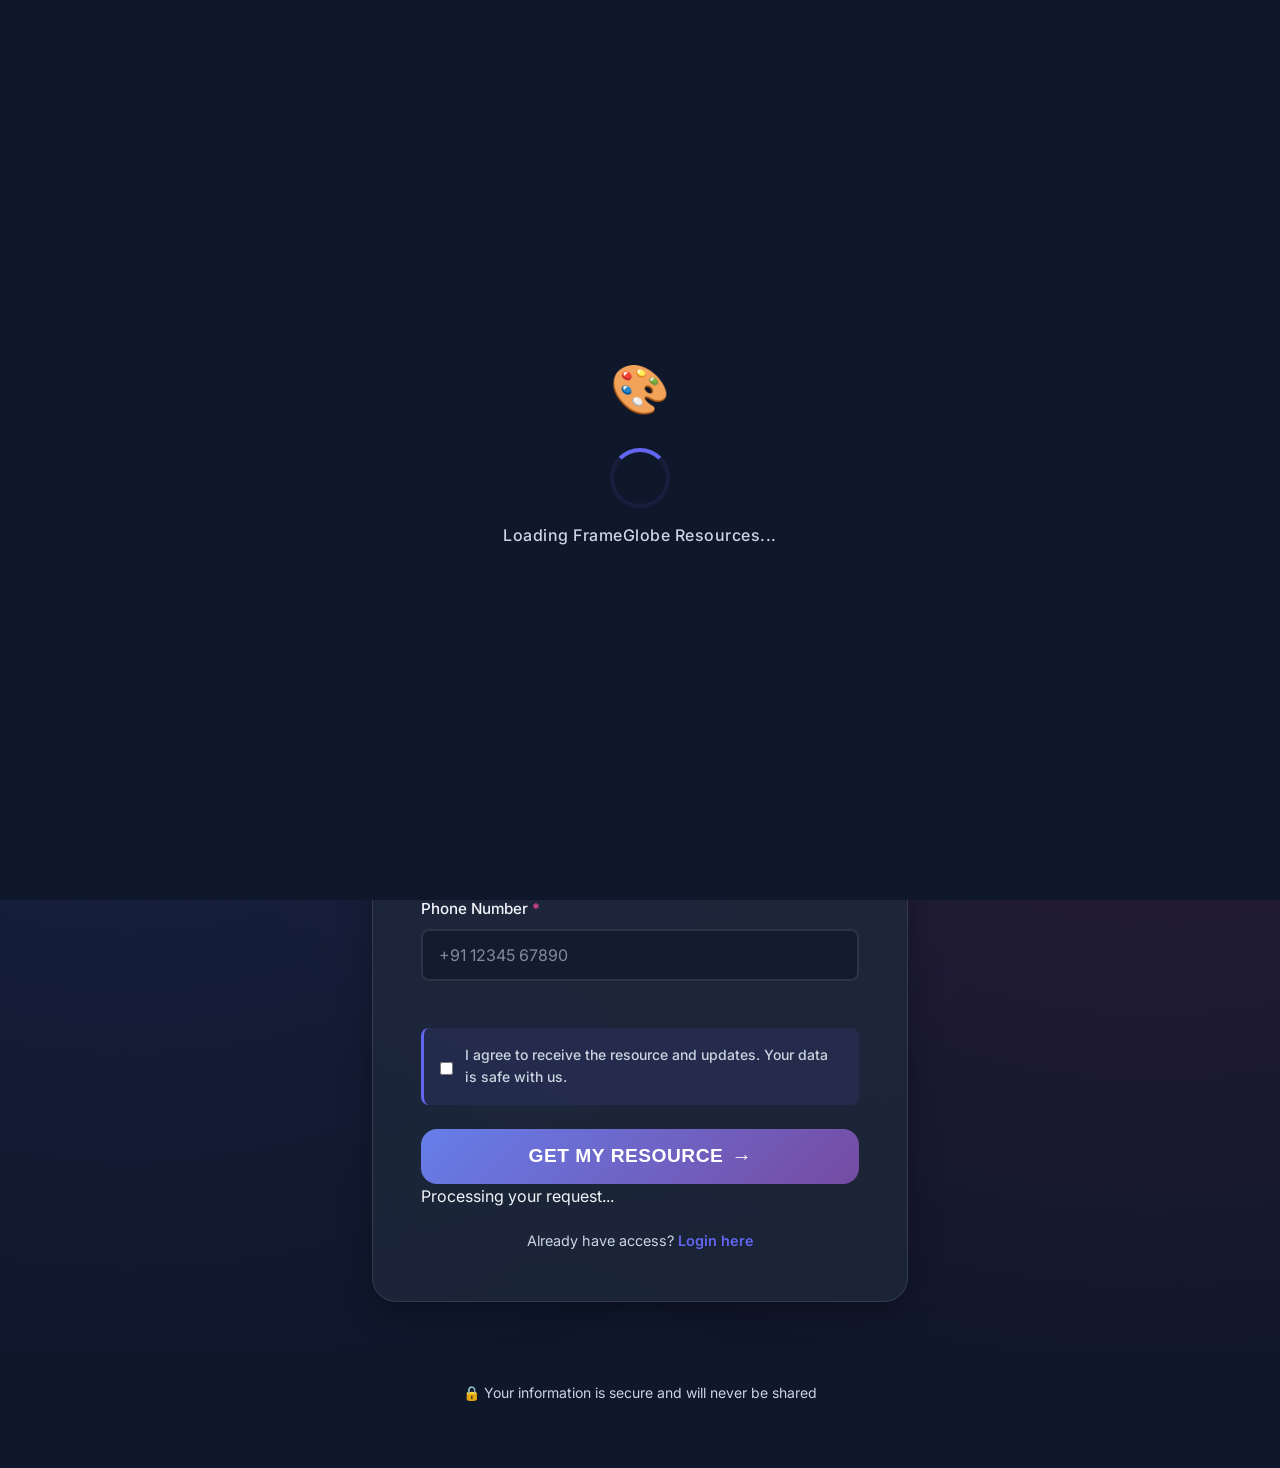
<file: index.html>
<!DOCTYPE html>
<html lang="en">

<head>
    <meta charset="UTF-8">
    <meta name="viewport" content="width=device-width, initial-scale=1.0">
    <title>Get Your Free Art Resource</title>
    <meta name="description"
        content="Download exclusive art drawing resources and join our waiting list for premium courses">
    <link rel="preconnect" href="https://fonts.googleapis.com">
    <link rel="preconnect" href="https://fonts.gstatic.com" crossorigin>
    <link href="https://fonts.googleapis.com/css2?family=Inter:wght@400;500;600;700&display=swap" rel="stylesheet">
    <link rel="stylesheet" href="styles.css">
</head>

<body>
    <!-- Global Loading Overlay -->
    <div id="globalLoader" class="loading-overlay">
        <div class="loader-logo">🎨</div>
        <div class="spinner-large"></div>
        <p>Loading FrameGlobe Resources...</p>
    </div>

    <!-- Background Elements -->

    <div class="bg-gradient"></div>
    <div class="bg-pattern"></div>

    <!-- Main Container -->
    <div class="container">
        <!-- Hero Section -->
        <header class="hero">
            <div class="logo-badge">🎨</div>
            <h1 class="hero-title">Get Your Free Art Resource</h1>
            <p class="hero-subtitle">Thanks for engaging with our content! Access exclusive drawing materials instantly.
            </p>
        </header>

        <!-- Lead Capture Form (Hidden for returning users) -->
        <section id="leadFormSection" class="form-section">
            <div class="form-card">
                <div class="form-header">
                    <h2>Quick Access Form</h2>
                    <p>Just a few details to get your free download</p>
                </div>

                <form id="leadForm" class="lead-form">
                    <div class="form-group">
                        <label for="name">
                            <span class="label-text">Full Name</span>
                            <span class="required">*</span>
                        </label>
                        <input type="text" id="name" name="name" required placeholder="Enter your full name"
                            autocomplete="name">
                        <span class="error-msg" id="nameError"></span>
                    </div>


                    <div class="form-group">
                        <label for="city">
                            <span class="label-text">City / Location</span>
                            <span class="required">*</span>
                        </label>
                        <input type="text" id="city" name="city" required placeholder="Where are you from?"
                            autocomplete="address-level2">
                        <span class="error-msg" id="cityError"></span>
                    </div>

                    <div class="form-group">
                        <label for="email">
                            <span class="label-text">Email Address</span>
                            <span class="required">*</span>
                        </label>
                        <input type="email" id="email" name="email" required placeholder="your@email.com"
                            autocomplete="email">
                        <span class="error-msg" id="emailError"></span>
                    </div>

                    <div class="form-group">
                        <label for="phone">
                            <span class="label-text">Phone Number</span>
                            <span class="required">*</span>
                        </label>
                        <input type="tel" id="phone" name="phone" required placeholder="+91 12345 67890"
                            autocomplete="tel">
                        <span class="error-msg" id="phoneError"></span>
                    </div>


                    <div class="privacy-notice">
                        <input type="checkbox" id="consent" name="consent" required>
                        <label for="consent">
                            I agree to receive the resource and updates. Your data is safe with us.
                        </label>
                    </div>

                    <button type="submit" class="submit-btn" id="submitBtn">
                        <span class="btn-text">Get My Resource</span>
                        <span class="btn-icon">→</span>
                    </button>

                    <div class="loading-state" id="loadingState">
                        <div class="spinner"></div>
                        <p>Processing your request...</p>
                    </div>

                    <div class="form-footer">
                        <p>Already have access? <a href="login.html" class="login-link">Login here</a></p>
                    </div>
                </form>
            </div>
        </section>

        <!-- Direct Download Section (For returning users) -->
        <section id="directDownloadSection" class="download-section hidden">
            <div class="download-card">
                <div class="success-icon">✓</div>
                <h2>Welcome Back!</h2>
                <p>Your download is ready. Click below to get your resource.</p>
                <button id="directDownloadBtn" class="download-btn">
                    <span>Download Resource</span>
                    <span class="btn-icon">⬇</span>
                </button>
            </div>
        </section>

        <!-- Footer -->
        <footer class="footer">
            <p>🔒 Your information is secure and will never be shared</p>
        </footer>
    </div>

    <script src="script.js"></script>
</body>

</html>
</file>
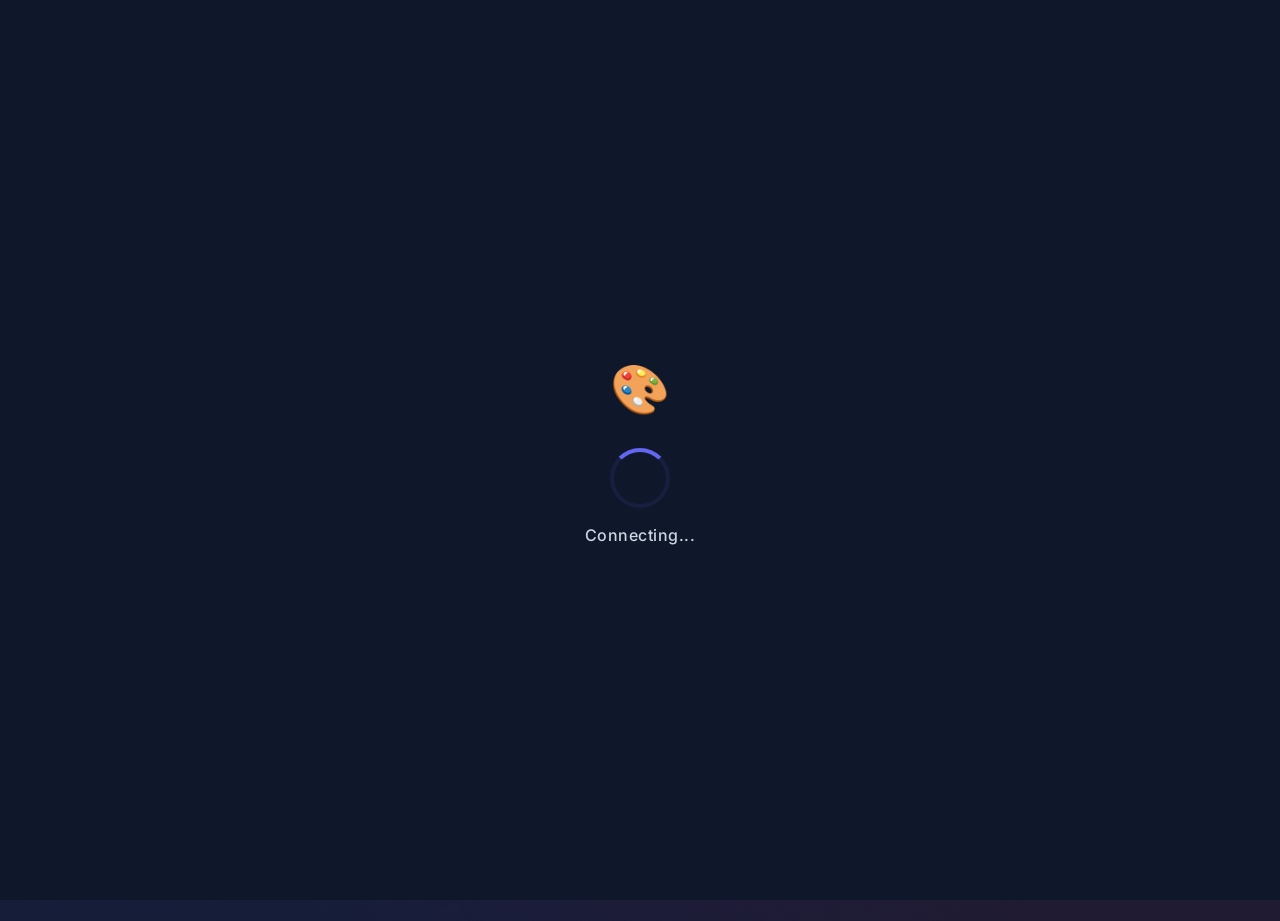
<file: admin.html>
<!DOCTYPE html>
<html lang="en">

<head>
    <meta charset="UTF-8">
    <meta name="viewport" content="width=device-width, initial-scale=1.0">
    <title>Admin Dashboard - FrameGlobe</title>
    <link rel="preconnect" href="https://fonts.googleapis.com">
    <link rel="preconnect" href="https://fonts.gstatic.com" crossorigin>
    <link href="https://fonts.googleapis.com/css2?family=Inter:wght@400;500;600;700&display=swap" rel="stylesheet">
    <link rel="stylesheet" href="styles.css">
    <style>
        .admin-container {
            max-width: 1100px;
            margin: 0 auto;
            padding: 20px;
        }

        .admin-card {
            background: rgba(255, 255, 255, 0.05);
            backdrop-filter: blur(10px);
            border: 1px solid rgba(255, 255, 255, 0.1);
            border-radius: 16px;
            padding: 30px;
            margin-top: 20px;
        }

        /* Tabs Navigation */
        .admin-tabs {
            display: flex;
            gap: 10px;
            margin-bottom: 20px;
            border-bottom: 1px solid rgba(255, 255, 255, 0.1);
            padding-bottom: 10px;
        }

        .tab-btn {
            background: none;
            border: none;
            color: var(--color-text-secondary);
            padding: 10px 20px;
            font-weight: 600;
            cursor: pointer;
            border-radius: 8px;
            transition: all var(--transition-normal);
        }

        .tab-btn.active {
            background: var(--color-primary);
            color: white;
        }

        .tab-btn:hover:not(.active) {
            background: rgba(255, 255, 255, 0.1);
        }

        /* Analytics Grid */
        .stats-grid {
            display: grid;
            grid-template-columns: repeat(auto-fit, minmax(200px, 1fr));
            gap: 20px;
            margin-bottom: 30px;
        }

        .stat-card {
            background: rgba(255, 255, 255, 0.03);
            border: 1px solid rgba(255, 255, 255, 0.05);
            padding: 20px;
            border-radius: 12px;
            text-align: center;
        }

        .stat-value {
            font-size: 2rem;
            font-weight: 700;
            color: var(--color-primary);
        }

        .stat-label {
            font-size: 0.85rem;
            color: var(--color-text-secondary);
            margin-top: 5px;
        }

        .resource-table {
            width: 100%;
            border-collapse: collapse;
            margin-top: 20px;
        }

        .resource-table th,
        .resource-table td {
            padding: 15px;
            text-align: left;
            border-bottom: 1px solid rgba(255, 255, 255, 0.1);
        }

        .resource-table th {
            color: var(--color-primary);
            font-weight: 600;
        }

        .action-btns {
            display: flex;
            gap: 10px;
        }

        .btn-small {
            padding: 8px 12px;
            font-size: 0.85rem;
        }

        .btn-edit {
            background: var(--color-primary);
        }

        .btn-delete {
            background: #ef4444;
        }

        .modal {
            position: fixed;
            top: 0;
            left: 0;
            width: 100%;
            height: 100%;
            background: rgba(0, 0, 0, 0.8);
            display: flex;
            justify-content: center;
            align-items: center;
            z-index: 1000;
        }

        .modal-content {
            background: #1a1a1a;
            padding: 30px;
            border-radius: 16px;
            width: 100%;
            max-width: 500px;
            border: 1px solid rgba(255, 255, 255, 0.1);
        }

        .role-badge {
            padding: 4px 8px;
            border-radius: 4px;
            font-size: 0.75rem;
            font-weight: 700;
            text-transform: uppercase;
        }

        .badge-admin {
            background: rgba(168, 85, 247, 0.2);
            color: #a855f7;
            border: 1px solid #a855f7;
        }

        .badge-staff {
            background: rgba(59, 130, 246, 0.2);
            color: #3b82f6;
            border: 1px solid #3b82f6;
        }
    </style>
</head>

<body>
    <!-- Global Loading Overlay -->
    <div id="globalLoader" class="loading-overlay">
        <div class="loader-logo">🛡️</div>
        <div class="spinner-large"></div>
        <p>Accessing Dashboard...</p>
    </div>

    <div class="bg-gradient"></div>

    <div class="bg-pattern"></div>

    <div class="admin-container">
        <header class="hero">
            <div class="logo-badge">🛡️</div>
            <h1 class="hero-title">Admin Dashboard</h1>
            <p id="userWelcome" class="hero-subtitle">Welcome back, Admin</p>
        </header>

        <nav class="admin-tabs">
            <button class="tab-btn active" onclick="switchTab('resources')">Resources</button>
            <button id="usersTabBtn" class="tab-btn hidden" onclick="switchTab('users')">User Management</button>
            <button id="analyticsTabBtn" class="tab-btn hidden" onclick="switchTab('analytics')">Analytics</button>
        </nav>

        <!-- Resources Section -->
        <section id="resourcesSection" class="admin-card">
            <div class="admin-header">
                <h2>Resource Mappings</h2>
                <button id="addResourceBtn" class="submit-btn" style="width: auto;">
                    <span>+ Add Resource</span>
                </button>
            </div>
            <table class="resource-table">
                <thead>
                    <tr>
                        <th>Post ID</th>
                        <th>Name</th>
                        <th>Download Link</th>
                        <th>Actions</th>
                    </tr>
                </thead>
                <tbody id="resourceTableBody"></tbody>
            </table>
        </section>

        <!-- User Management Section -->
        <section id="usersSection" class="admin-card hidden">
            <div class="admin-header">
                <h2>Team Management</h2>
                <button id="addUserBtn" class="submit-btn" style="width: auto;">
                    <span>+ Add Member</span>
                </button>
            </div>
            <table class="resource-table">
                <thead>
                    <tr>
                        <th>User Email</th>
                        <th>Role</th>
                        <th>Actions</th>
                    </tr>
                </thead>
                <tbody id="userTableBody"></tbody>
            </table>

        </section>

        <!-- Analytics Section -->
        <section id="analyticsSection" class="admin-card hidden">
            <div class="admin-header">
                <h2>Investor Metrics</h2>
            </div>

            <div class="stats-grid">
                <div class="stat-card">
                    <div id="statTotalLeads" class="stat-value">0</div>
                    <div class="stat-label">Total Leads</div>
                </div>
                <div class="stat-card">
                    <div id="statTotalWaitlist" class="stat-value">0</div>
                    <div class="stat-label">Waitlist Signups</div>
                </div>
                <div class="stat-card">
                    <div id="statConversionRate" class="stat-value">0%</div>
                    <div class="stat-label">Conversion Rate</div>
                </div>
            </div>

            <h3>Course Demand Distribution</h3>
            <div id="analyticsCharts" class="stat-card" style="text-align: left;">
                <div id="categoryBreakdown"></div>
            </div>
        </section>

        <div class="form-footer" style="margin-top: 40px;">
            <a href="index.html" class="login-link">← Back to Site</a>
        </div>
    </div>

    <!-- Resource Modal -->
    <div id="resourceModal" class="modal hidden">
        <div class="modal-content">
            <h3 id="modalTitle">Add New Resource</h3>
            <form id="resourceForm" class="lead-form">
                <input type="hidden" id="originalPostId">
                <div class="form-group">
                    <label for="postId">Post ID</label>
                    <input type="text" id="postId" required>
                </div>
                <div class="form-group">
                    <label for="resourceName">Resource Name</label>
                    <input type="text" id="resourceName" required>
                </div>
                <div class="form-group">
                    <label for="downloadLink">Download Link</label>
                    <input type="url" id="downloadLink" required>
                </div>
                <div class="action-btns" style="margin-top: 20px;">
                    <button type="submit" class="submit-btn" id="resourceSubmitBtn">Save</button>
                    <button type="button" id="closeResourceModal" class="submit-btn"
                        style="background:#333;">Cancel</button>
                </div>
            </form>
        </div>
    </div>

    <!-- User Modal -->
    <div id="userModal" class="modal hidden">
        <div class="modal-content">
            <h3>Add/Edit Team Member</h3>
            <form id="userForm" class="lead-form">
                <div class="form-group">
                    <label for="userEmail">Member Email</label>
                    <input type="email" id="userEmail" required>
                </div>
                <div class="form-group">
                    <label for="userRole">Role</label>
                    <select id="userRole" required
                        style="width:100%; padding:12px; background:#111; color:white; border:1px solid #333; border-radius:8px;">
                        <option value="Staff">Staff (Resources Only)</option>
                        <option value="Admin">Admin (Full Access)</option>
                    </select>
                </div>
                <div class="action-btns" style="margin-top: 20px;">
                    <button type="submit" class="submit-btn">Save Member</button>
                    <button type="button" id="closeUserModal" class="submit-btn"
                        style="background:#333;">Cancel</button>
                </div>
            </form>
        </div>
    </div>

    <script src="script.js"></script>
</body>

</html>
</file>
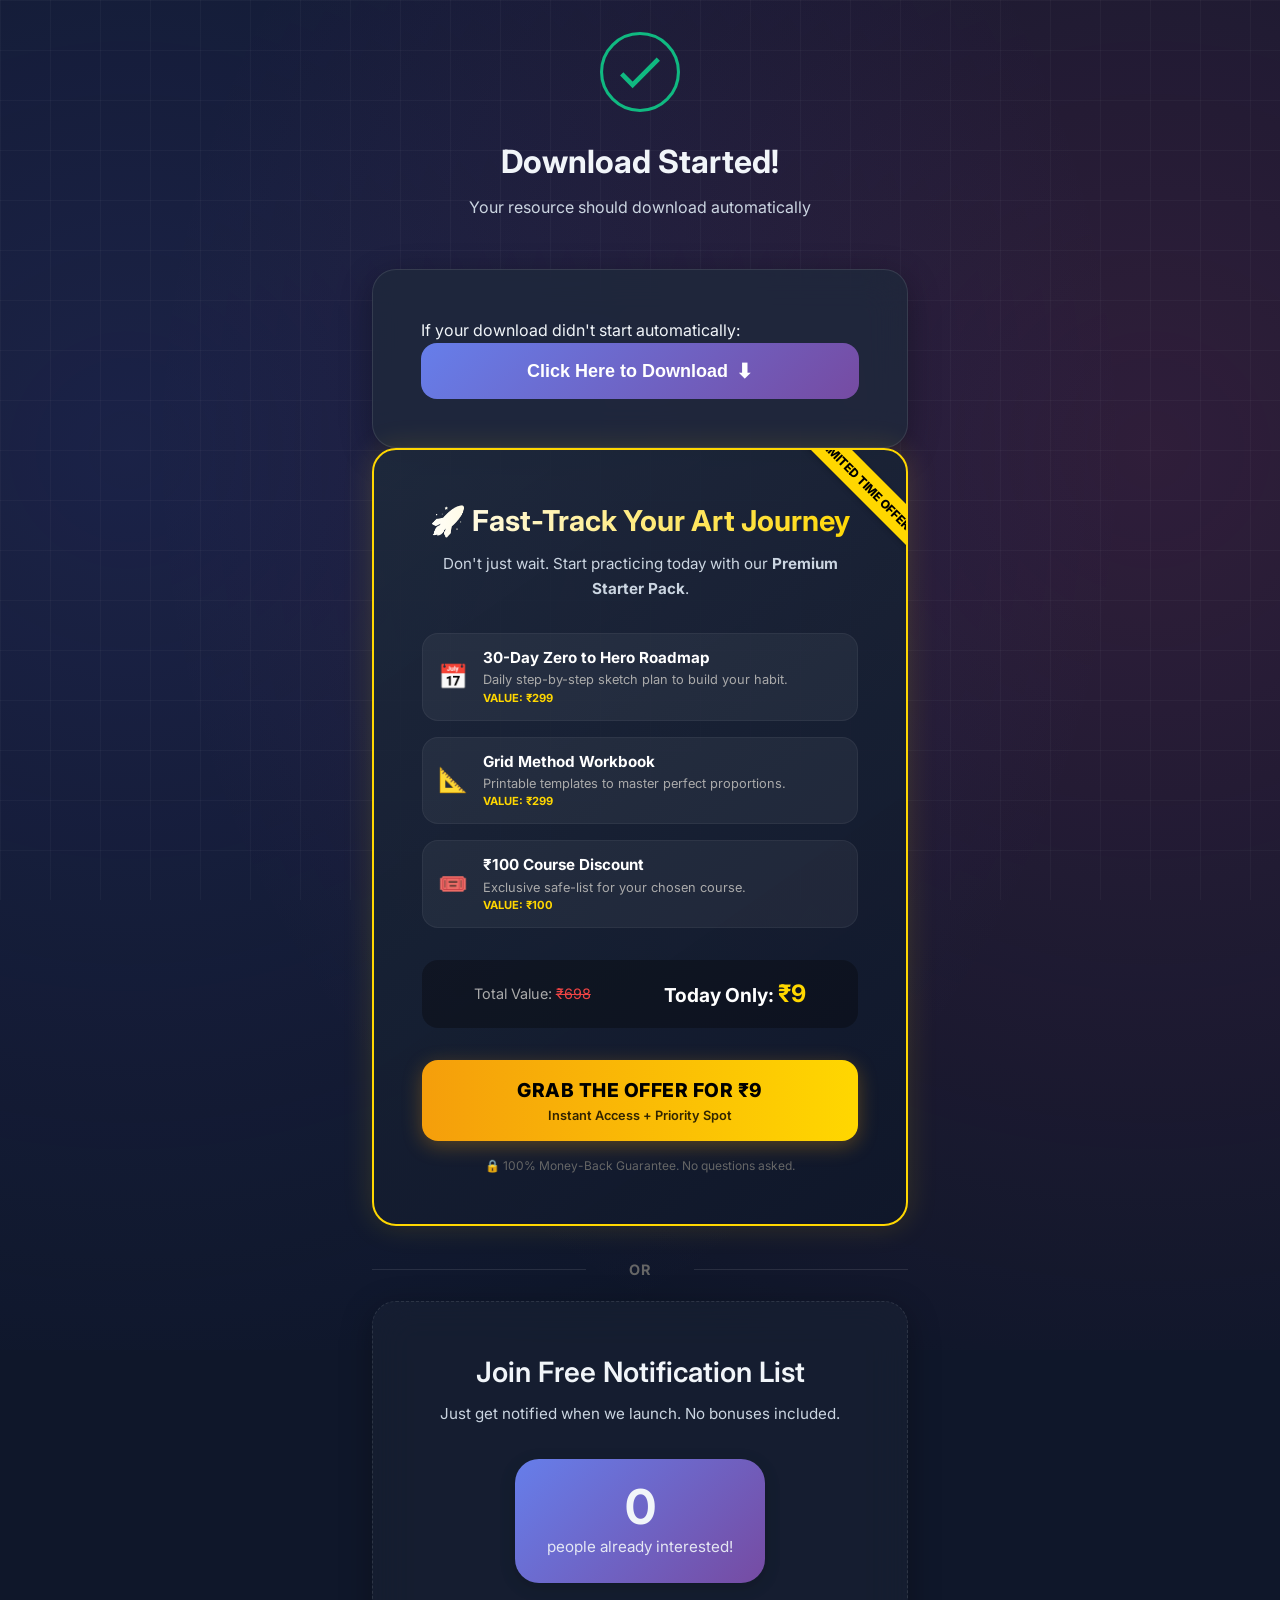
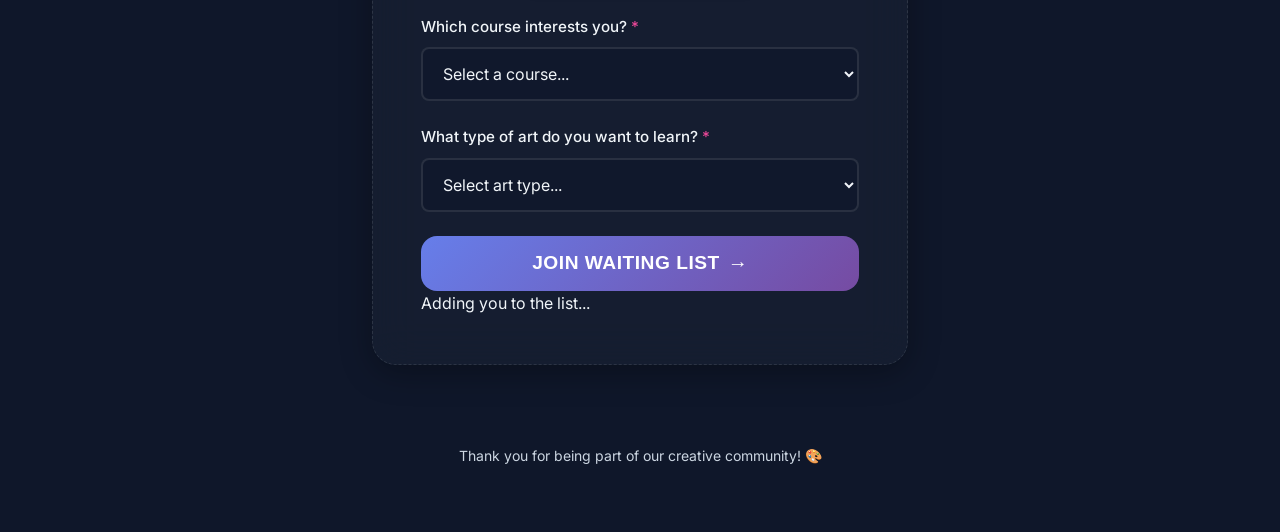
<file: confirmation.html>
<!DOCTYPE html>
<html lang="en">

<head>
    <meta charset="UTF-8">
    <meta name="viewport" content="width=device-width, initial-scale=1.0">
    <title>Download Started - Join Our Waiting List</title>
    <meta name="description"
        content="Your download has started. Join our art course waiting list for exclusive updates.">
    <link rel="preconnect" href="https://fonts.googleapis.com">
    <link rel="preconnect" href="https://fonts.gstatic.com" crossorigin>
    <link href="https://fonts.googleapis.com/css2?family=Inter:wght@400;500;600;700&display=swap" rel="stylesheet">
    <link rel="stylesheet" href="styles.css">
</head>

<body>
    <!-- Background Elements -->
    <div class="bg-gradient"></div>
    <div class="bg-pattern"></div>

    <!-- Main Container -->
    <div class="container">
        <!-- Success Header -->
        <header class="confirmation-header">
            <div class="success-checkmark">
                <svg viewBox="0 0 52 52">
                    <circle cx="26" cy="26" r="25" fill="none" />
                    <path fill="none" d="M14.1 27.2l7.1 7.2 16.7-16.8" />
                </svg>
            </div>
            <h1 class="confirmation-title">Download Started!</h1>
            <p class="confirmation-subtitle">Your resource should download automatically</p>
        </header>

        <!-- Backup Download Section -->
        <section class="backup-download">
            <div class="info-card">
                <p class="info-text">If your download didn't start automatically:</p>
                <button id="backupDownloadBtn" class="backup-btn">
                    <span>Click Here to Download</span>
                    <span class="btn-icon">⬇</span>
                </button>
            </div>
        </section>

        <!-- 🔥 VIP Early Bird Offer Section (Tripwire) -->
        <section class="early-bird-section">
            <div class="offer-card">
                <div class="offer-ribbon">LIMITED TIME OFFER</div>

                <div class="offer-header">
                    <h2>🚀 Fast-Track Your Art Journey</h2>
                    <p class="offer-sub">Don't just wait. Start practicing today with our <strong>Premium Starter
                            Pack</strong>.</p>
                </div>

                <div class="bonus-stack">
                    <!-- Bonus 1 -->
                    <div class="bonus-item">
                        <div class="bonus-icon">📅</div>
                        <div class="bonus-details">
                            <h3>30-Day Zero to Hero Roadmap</h3>
                            <p>Daily step-by-step sketch plan to build your habit.</p>
                            <span class="value-tag">Value: ₹299</span>
                        </div>
                    </div>

                    <!-- Bonus 2 -->
                    <div class="bonus-item">
                        <div class="bonus-icon">📐</div>
                        <div class="bonus-details">
                            <h3>Grid Method Workbook</h3>
                            <p>Printable templates to master perfect proportions.</p>
                            <span class="value-tag">Value: ₹299</span>
                        </div>
                    </div>

                    <!-- Bonus 3 -->
                    <div class="bonus-item">
                        <div class="bonus-icon">🎟️</div>
                        <div class="bonus-details">
                            <h3>₹100 Course Discount</h3>
                            <p>Exclusive safe-list for <span id="courseNameOffer">your chosen course</span>.</p>
                            <span class="value-tag">Value: ₹100</span>
                        </div>
                    </div>

                </div>

                <div class="price-breakdown">
                    <div class="total-value">Total Value: <span class="strike">₹698</span></div>
                    <div class="final-price">Today Only: <span class="highlight">₹9</span></div>
                </div>

                <!-- 🔴 PAYMENT LINK PLACEHOLDER -->
                <a href="#" target="_blank" class="vip-btn pulse-animation" id="paymentBtn">
                    <span class="btn-text">Grab the Offer for ₹9</span>
                    <span class="btn-sub">Instant Access + Priority Spot</span>
                </a>

                <p class="guarantee-text">🔒 100% Money-Back Guarantee. No questions asked.</p>
            </div>
        </section>

        <div class="divider-text">OR</div>

        <!-- Waiting List Section - New Users -->
        <section id="waitingListSection" class="waitlist-section">
            <div class="waitlist-card simple-card">
                <div class="waitlist-header">
                    <h2>Join Free Notification List</h2>
                    <p>Just get notified when we launch. No bonuses included.</p>
                </div>

                <div class="counter-display">
                    <div class="counter-badge">
                        <span class="counter-number" id="counterNumber">0</span>
                        <span class="counter-label">people already interested!</span>
                    </div>
                </div>

                <form id="waitlistForm" class="waitlist-form">
                    <div class="form-group">
                        <label for="courseType">
                            <span class="label-text">Which course interests you?</span>
                            <span class="required">*</span>
                        </label>
                        <select id="courseType" name="courseType" required>
                            <option value="">Select a course...</option>
                            <option value="Beginner Drawing">Beginner Drawing Fundamentals</option>
                            <option value="Portrait Drawing">Portrait Drawing Mastery</option>
                            <option value="Landscape Art">Landscape & Nature Art</option>
                            <option value="Character Design">Character Design & Illustration</option>
                            <option value="Digital Art">Digital Art Techniques</option>
                            <option value="Sketching">Advanced Sketching</option>
                        </select>
                    </div>

                    <div class="form-group">
                        <label for="artType">
                            <span class="label-text">What type of art do you want to learn?</span>
                            <span class="required">*</span>
                        </label>
                        <select id="artType" name="artType" required>
                            <option value="">Select art type...</option>
                            <option value="Realistic Art">Realistic Art</option>
                            <option value="Abstract Art">Abstract Art</option>
                            <option value="Anime/Manga">Anime/Manga Style</option>
                            <option value="Cartoon/Comic">Cartoon/Comic Art</option>
                            <option value="Traditional Art">Traditional Art</option>
                            <option value="Cartoons">Cartoons</option>
                            <option value="Other">Other (Type Below)</option>
                        </select>
                        <input type="text" id="artTypeOther" class="hidden mt-2"
                            placeholder="Tell us what art style...">
                    </div>


                    <button type="submit" class="submit-btn" id="waitlistSubmitBtn">
                        <span class="btn-text">Join Waiting List</span>
                        <span class="btn-icon">→</span>
                    </button>

                    <div class="loading-state" id="waitlistLoading">
                        <div class="spinner"></div>
                        <p>Adding you to the list...</p>
                    </div>
                </form>

                <div id="waitlistSuccess" class="success-message hidden">
                    <div class="success-icon">🎉</div>
                    <h3>You're on the list!</h3>
                    <p>We'll notify you as soon as the course launches.</p>
                </div>
            </div>
        </section>

        <!-- Already on Waiting List Section - Returning Users -->
        <section id="existingInterestSection" class="existing-interest-section hidden">
            <div class="existing-card">
                <div class="badge-success">✅</div>
                <h2>You're Already on the Waiting List!</h2>
                <p class="existing-subtitle">You're one of <span id="existingCounter">0</span> people waiting for our
                    courses</p>

                <div class="current-selection">
                    <h3>Your Current Preferences:</h3>
                    <div class="preference-display">
                        <div class="preference-item">
                            <span class="preference-label">Course:</span>
                            <span class="preference-value" id="currentCourse">-</span>
                        </div>
                        <div class="preference-item">
                            <span class="preference-label">Art Type:</span>
                            <span class="preference-value" id="currentArtType">-</span>
                        </div>
                    </div>
                </div>

                <button id="updatePreferencesBtn" class="secondary-btn">
                    Update My Preferences
                </button>

                <!-- Update Form (Hidden by default) -->
                <form id="updateForm" class="update-form hidden">
                    <div class="form-group">
                        <label for="updateCourseType">
                            <span class="label-text">Course Interest</span>
                        </label>
                        <select id="updateCourseType" name="updateCourseType">
                            <option value="">Select a course...</option>
                            <option value="Beginner Drawing">Beginner Drawing Fundamentals</option>
                            <option value="Portrait Drawing">Portrait Drawing Mastery</option>
                            <option value="Landscape Art">Landscape & Nature Art</option>
                            <option value="Character Design">Character Design & Illustration</option>
                            <option value="Digital Art">Digital Art Techniques</option>
                            <option value="Sketching">Advanced Sketching</option>
                            <option value="Other">Other (Type Below)</option>
                        </select>
                        <input type="text" id="updateCourseTypeOther" class="hidden mt-2"
                            placeholder="Tell us course...">
                    </div>


                    <div class="form-group">
                        <label for="updateArtType">
                            <span class="label-text">Art Type</span>
                        </label>
                        <select id="updateArtType" name="updateArtType">
                            <option value="">Select art type...</option>
                            <option value="Realistic Art">Realistic Art</option>
                            <option value="Abstract Art">Abstract Art</option>
                            <option value="Anime/Manga">Anime/Manga Style</option>
                            <option value="Cartoon/Comic">Cartoon/Comic Art</option>
                            <option value="Traditional Art">Traditional Art</option>
                            <option value="Cartoons">Cartoons</option>
                            <option value="Other">Other (Type Below)</option>
                        </select>
                        <input type="text" id="updateArtTypeOther" class="hidden mt-2"
                            placeholder="Tell us art style...">
                    </div>


                    <button type="submit" class="submit-btn">
                        <span class="btn-text">Update Preferences</span>
                        <span class="btn-icon">✓</span>
                    </button>
                </form>

                <div id="updateSuccess" class="success-message hidden">
                    <div class="success-icon">✓</div>
                    <p>Preferences updated successfully!</p>
                </div>
            </div>
        </section>

        <!-- Footer -->
        <footer class="footer">
            <p>Thank you for being part of our creative community! 🎨</p>
        </footer>
    </div>

    <script src="script.js"></script>
</body>

</html>
</file>
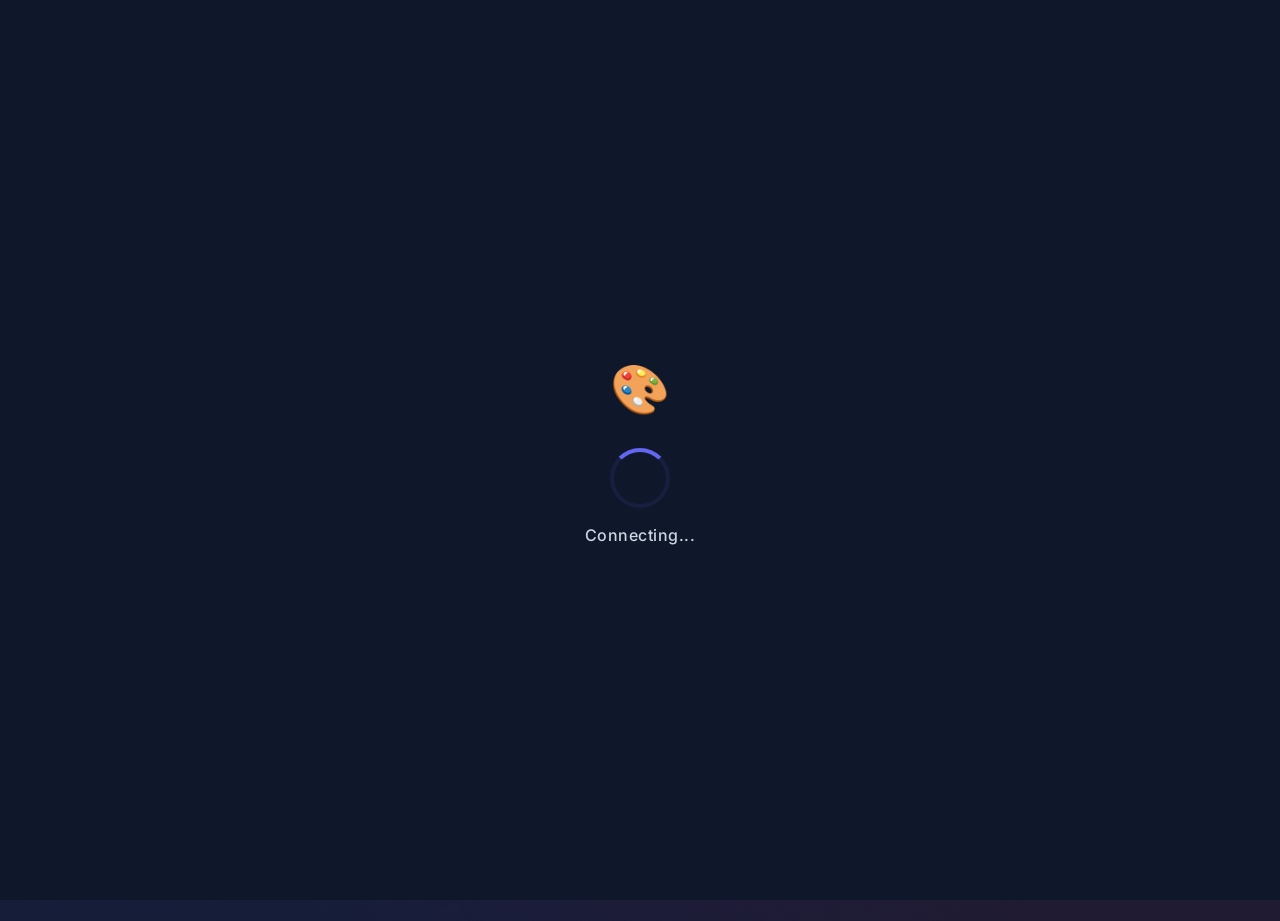
<file: login.html>
<!DOCTYPE html>
<html lang="en">

<head>
    <meta charset="UTF-8">
    <meta name="viewport" content="width=device-width, initial-scale=1.0">
    <title>Login - Access Your Art Resources</title>
    <meta name="description" content="Access your saved art resources and course waiting list profile">
    <link rel="preconnect" href="https://fonts.googleapis.com">
    <link rel="preconnect" href="https://fonts.gstatic.com" crossorigin>
    <link href="https://fonts.googleapis.com/css2?family=Inter:wght@400;500;600;700&display=swap" rel="stylesheet">
    <link rel="stylesheet" href="styles.css">
</head>

<body>
    <!-- Global Loading Overlay -->
    <div id="globalLoader" class="loading-overlay">
        <div class="loader-logo">🎨</div>
        <div class="spinner-large"></div>
        <p>Connecting...</p>
    </div>

    <!-- Background Elements -->

    <div class="bg-gradient"></div>
    <div class="bg-pattern"></div>

    <!-- Main Container -->
    <div class="container">
        <!-- Hero Section -->
        <header class="hero">
            <div class="logo-badge">🎨</div>
            <h1 class="hero-title">Welcome Back!</h1>
            <p class="hero-subtitle">Enter your email to access your saved resources instantly.</p>
        </header>

        <!-- Login Form -->
        <section id="loginFormSection" class="form-section">
            <div class="form-card">
                <div class="form-header">
                    <h2>Verify Your Access</h2>
                    <p>Enter the email you used previously</p>
                </div>

                <form id="loginForm" class="lead-form">
                    <div class="form-group">
                        <label for="loginEmail">
                            <span class="label-text">Email Address</span>
                            <span class="required">*</span>
                        </label>
                        <input type="email" id="loginEmail" name="email" required placeholder="your@email.com"
                            autocomplete="email">
                    </div>

                    <div id="loginError" class="error-message hidden">
                        Email not found. Please try again or sign up.
                    </div>

                    <button type="submit" class="submit-btn" id="loginSubmitBtn">
                        <span class="btn-text">Verify Access</span>
                        <span class="btn-icon">→</span>
                    </button>

                    <div class="loading-state" id="loginLoading">
                        <div class="spinner"></div>
                        <p>Verifying your account...</p>
                    </div>

                    <div class="form-footer">
                        <p>New here? <a href="index.html" class="login-link">Sign up for access</a></p>
                    </div>
                </form>
            </div>
        </section>

        <!-- Footer -->
        <footer class="footer">
            <p>🔒 Your information is secure and will never be shared</p>
        </footer>
    </div>

    <script src="script.js"></script>
</body>

</html>
</file>
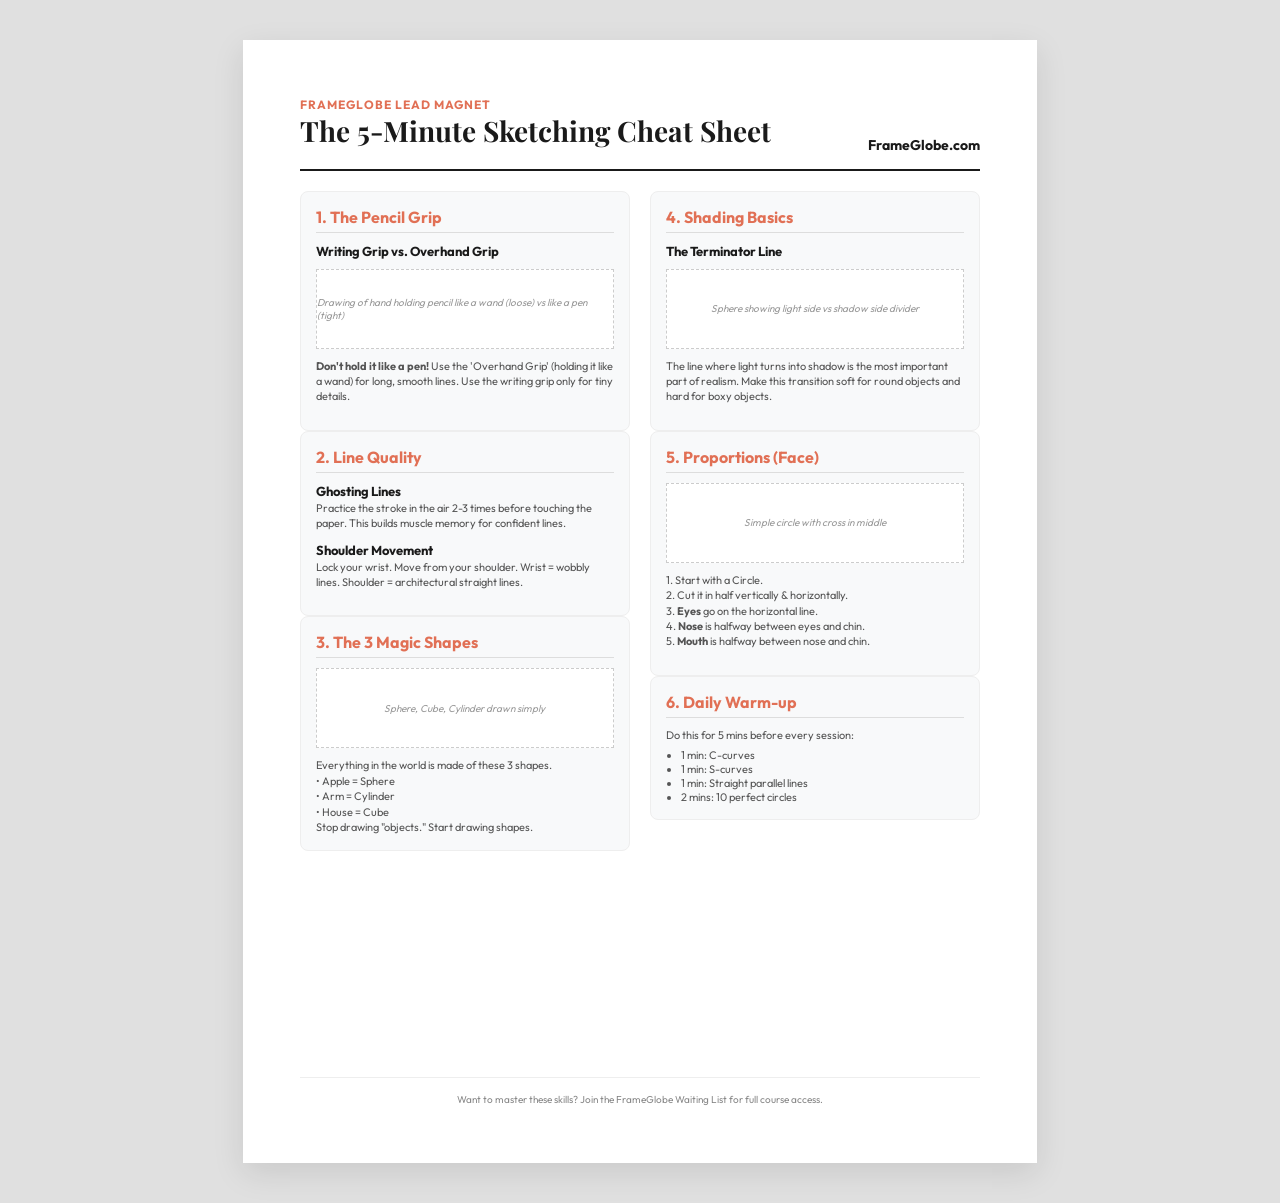
<file: bonus-content/free-guide.html>
<!DOCTYPE html>
<html lang="en">

<head>
    <meta charset="UTF-8">
    <meta name="viewport" content="width=device-width, initial-scale=1.0">
    <title>The 5-Minute Sketching Cheat Sheet</title>
    <style>
        @import url('https://fonts.googleapis.com/css2?family=Outfit:wght@300;400;600;700&family=Playfair+Display:ital,wght@0,600;1,600&display=swap');

        :root {
            --primary: #1a1a1a;
            --accent: #E17055;
            /* Burnished Orange for the free guide */
            --bg: #ffffff;
            --paper: #f8f9fa;
        }

        * {
            box-sizing: border-box;
            margin: 0;
            padding: 0;
            -webkit-print-color-adjust: exact !important;
            print-color-adjust: exact !important;
        }

        body {
            font-family: 'Outfit', sans-serif;
            background: #e0e0e0;
            display: flex;
            justify-content: center;
            padding: 40px;
            color: var(--primary);
        }

        .page {
            width: 210mm;
            height: 297mm;
            background: white;
            padding: 15mm;
            box-shadow: 0 10px 30px rgba(0, 0, 0, 0.1);
            position: relative;
            overflow: hidden;
            display: flex;
            flex-direction: column;
            gap: 20px;
        }

        /* Header */
        header {
            border-bottom: 2px solid var(--primary);
            padding-bottom: 15px;
            display: flex;
            justify-content: space-between;
            align-items: flex-end;
        }

        .header-left h1 {
            font-family: 'Playfair Display', serif;
            font-size: 28px;
            margin-bottom: 5px;
            color: var(--primary);
        }

        .header-left p {
            font-size: 12px;
            text-transform: uppercase;
            letter-spacing: 1px;
            color: var(--accent);
            font-weight: 700;
        }

        .logo {
            font-weight: 700;
            font-size: 14px;
        }

        /* Content Grid */
        .grid {
            display: grid;
            grid-template-columns: 1fr 1fr;
            gap: 20px;
            flex-grow: 1;
        }

        .section {
            border: 1px solid #eee;
            border-radius: 8px;
            padding: 15px;
            background: var(--paper);
        }

        .section h2 {
            font-size: 16px;
            margin-bottom: 10px;
            color: var(--accent);
            border-bottom: 1px solid #ddd;
            padding-bottom: 5px;
        }

        .tip-box {
            margin-bottom: 10px;
        }

        .tip-title {
            font-weight: 700;
            font-size: 13px;
            margin-bottom: 2px;
        }

        .tip-text {
            font-size: 11px;
            color: #555;
            line-height: 1.4;
        }

        /* Illustration Placeholders */
        .diagram {
            width: 100%;
            height: 80px;
            background: white;
            border: 1px dashed #ccc;
            margin: 10px 0;
            display: flex;
            align-items: center;
            justify-content: center;
            font-size: 10px;
            color: #999;
            font-style: italic;
        }

        /* Footer */
        footer {
            margin-top: auto;
            text-align: center;
            font-size: 10px;
            color: #888;
            border-top: 1px solid #eee;
            padding-top: 15px;
        }

        /* Print Settings */
        @media print {
            body {
                background: none;
                padding: 0;
            }

            .page {
                box-shadow: none;
                width: 100%;
                height: 100%;
                padding: 10mm;
            }
        }
    </style>
</head>

<body>

    <div class="page">
        <header>
            <div class="header-left">
                <p>FrameGlobe Lead Magnet</p>
                <h1>The 5-Minute Sketching Cheat Sheet</h1>
            </div>
            <div class="logo">FrameGlobe.com</div>
        </header>

        <div class="grid">
            <!-- Col 1 -->
            <div class="column">
                <div class="section">
                    <h2>1. The Pencil Grip</h2>
                    <div class="tip-box">
                        <div class="tip-title">Writing Grip vs. Overhand Grip</div>
                        <div class="diagram">Drawing of hand holding pencil like a wand (loose) vs like a pen (tight)
                        </div>
                        <p class="tip-text"><strong>Don't hold it like a pen!</strong> Use the 'Overhand Grip' (holding
                            it like a wand) for long, smooth lines. Use the writing grip only for tiny details.</p>
                    </div>
                </div>

                <div class="section">
                    <h2>2. Line Quality</h2>
                    <div class="tip-box">
                        <div class="tip-title">Ghosting Lines</div>
                        <p class="tip-text">Practice the stroke in the air 2-3 times before touching the paper. This
                            builds muscle memory for confident lines.</p>
                    </div>
                    <div class="tip-box">
                        <div class="tip-title">Shoulder Movement</div>
                        <p class="tip-text">Lock your wrist. Move from your shoulder. Wrist = wobbly lines. Shoulder =
                            architectural straight lines.</p>
                    </div>
                </div>

                <div class="section">
                    <h2>3. The 3 Magic Shapes</h2>
                    <div class="diagram">Sphere, Cube, Cylinder drawn simply</div>
                    <p class="tip-text">Everything in the world is made of these 3 shapes.
                        <br>• Apple = Sphere
                        <br>• Arm = Cylinder
                        <br>• House = Cube
                        <br>Stop drawing "objects." Start drawing shapes.
                    </p>
                </div>
            </div>

            <!-- Col 2 -->
            <div class="column">
                <div class="section">
                    <h2>4. Shading Basics</h2>
                    <div class="tip-box">
                        <div class="tip-title">The Terminator Line</div>
                        <div class="diagram">Sphere showing light side vs shadow side divider</div>
                        <p class="tip-text">The line where light turns into shadow is the most important part of
                            realism. Make this transition soft for round objects and hard for boxy objects.</p>
                    </div>
                </div>

                <div class="section">
                    <h2>5. Proportions (Face)</h2>
                    <div class="diagram">Simple circle with cross in middle</div>
                    <div class="tip-box">
                        <p class="tip-text">
                            1. Start with a Circle.<br>
                            2. Cut it in half vertically & horizontally.<br>
                            3. <strong>Eyes</strong> go on the horizontal line.<br>
                            4. <strong>Nose</strong> is halfway between eyes and chin.<br>
                            5. <strong>Mouth</strong> is halfway between nose and chin.
                        </p>
                    </div>
                </div>

                <div class="section">
                    <h2>6. Daily Warm-up</h2>
                    <p class="tip-text">Do this for 5 mins before every session:</p>
                    <ul style="margin-left: 15px; font-size: 11px; margin-top: 5px; color: #555;">
                        <li>1 min: C-curves</li>
                        <li>1 min: S-curves</li>
                        <li>1 min: Straight parallel lines</li>
                        <li>2 mins: 10 perfect circles</li>
                    </ul>
                </div>
            </div>
        </div>

        <footer>
            <p>Want to master these skills? Join the FrameGlobe Waiting List for full course access.</p>
        </footer>
    </div>

</body>

</html>
</file>
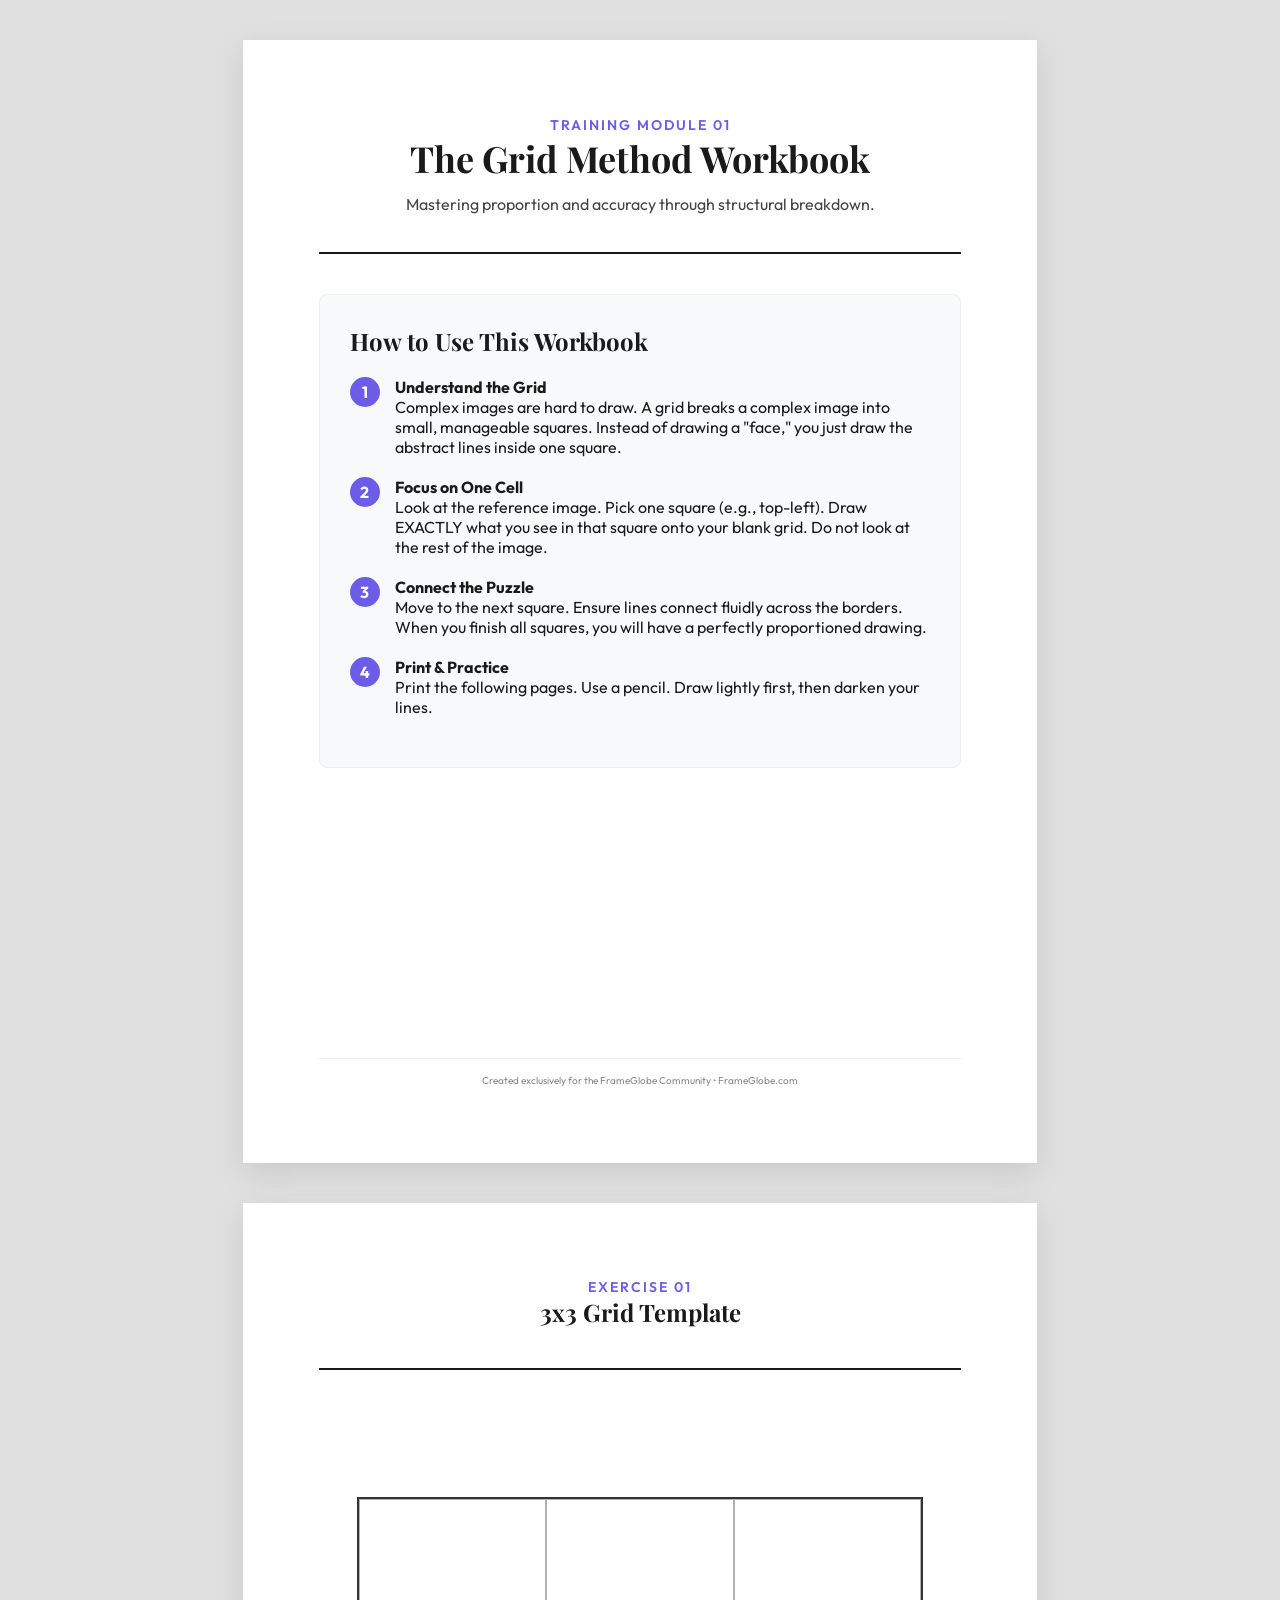
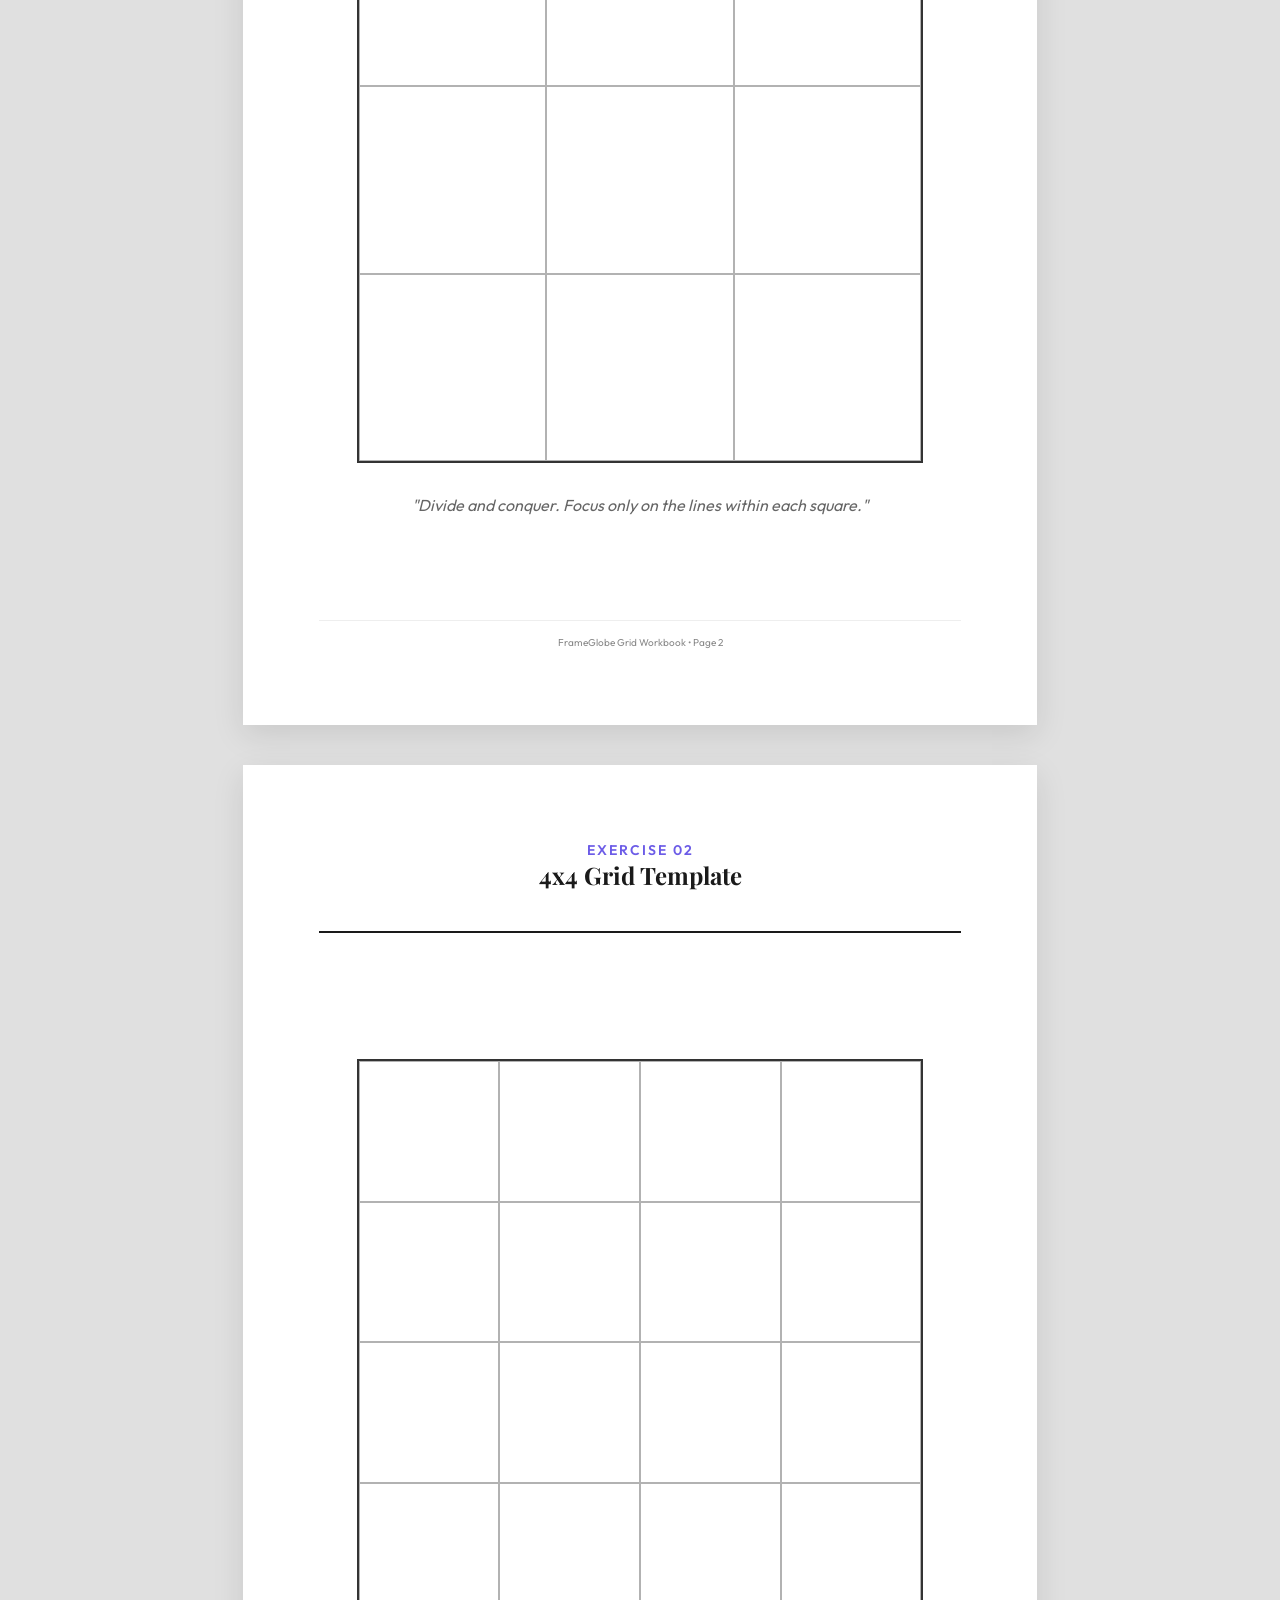
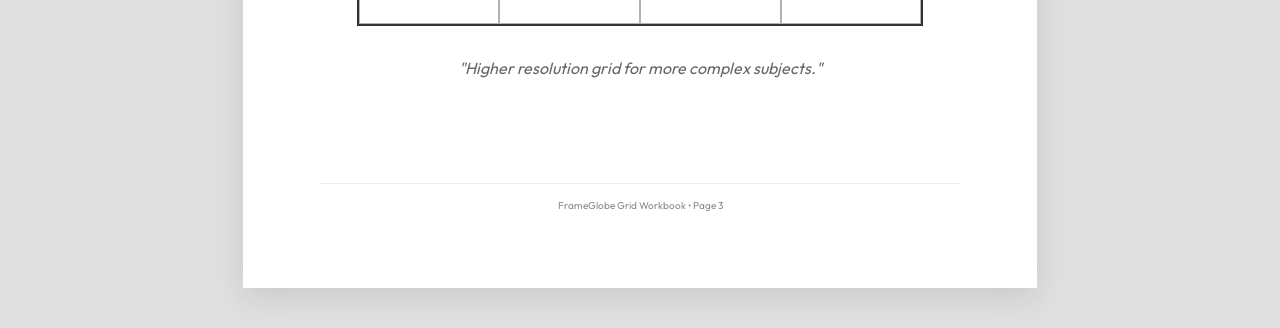
<file: bonus-content/grid-workbook.html>
<!DOCTYPE html>
<html lang="en">

<head>
    <meta charset="UTF-8">
    <meta name="viewport" content="width=device-width, initial-scale=1.0">
    <title>The Grid Method Workbook</title>
    <style>
        @import url('https://fonts.googleapis.com/css2?family=Outfit:wght@300;400;600;700&family=Playfair+Display:ital,wght@0,600;1,600&display=swap');

        :root {
            --primary: #1a1a1a;
            --accent: #6C5CE7;
            --bg: #ffffff;
            --paper: #f8f9fa;
        }

        * {
            box-sizing: border-box;
            margin: 0;
            padding: 0;
            -webkit-print-color-adjust: exact !important;
            print-color-adjust: exact !important;
        }

        body {
            font-family: 'Outfit', sans-serif;
            background: #e0e0e0;
            display: flex;
            flex-direction: column;
            align-items: center;
            padding: 40px;
            gap: 40px;
            color: var(--primary);
        }

        .page {
            width: 210mm;
            height: 297mm;
            background: white;
            padding: 20mm;
            box-shadow: 0 10px 30px rgba(0, 0, 0, 0.1);
            position: relative;
            overflow: hidden;
            display: flex;
            flex-direction: column;
            page-break-after: always;
        }

        /* Header */
        header {
            text-align: center;
            margin-bottom: 40px;
            border-bottom: 2px solid var(--primary);
            padding-bottom: 20px;
        }

        h1 {
            font-family: 'Playfair Display', serif;
            font-size: 36px;
            margin-bottom: 10px;
            color: var(--primary);
        }

        h2 {
            font-family: 'Playfair Display', serif;
            font-size: 24px;
            margin-bottom: 20px;
            color: var(--primary);
        }

        .subtitle {
            font-size: 14px;
            text-transform: uppercase;
            letter-spacing: 2px;
            color: var(--accent);
            font-weight: 600;
        }

        p {
            line-height: 1.6;
            margin-bottom: 15px;
            color: #444;
        }

        /* Instructions */
        .instructions {
            background: var(--paper);
            padding: 30px;
            border-radius: 8px;
            border: 1px solid #eee;
        }

        .step {
            display: flex;
            gap: 15px;
            margin-bottom: 20px;
        }

        .step-number {
            width: 30px;
            height: 30px;
            background: var(--accent);
            color: white;
            border-radius: 50%;
            display: flex;
            align-items: center;
            justify-content: center;
            font-weight: 700;
            flex-shrink: 0;
        }

        /* Grid Pages */
        .workspace {
            display: flex;
            flex-direction: column;
            align-items: center;
            flex-grow: 1;
            justify-content: center;
            gap: 30px;
        }

        .grid-container {
            width: 150mm;
            height: 150mm;
            border: 2px solid #333;
            position: relative;
            background-size: cover;
            background-position: center;
        }

        .grid-overlay {
            position: absolute;
            top: 0;
            left: 0;
            width: 100%;
            height: 100%;
            display: grid;
        }

        .grid-3x3 {
            grid-template-columns: repeat(3, 1fr);
            grid-template-rows: repeat(3, 1fr);
        }

        .grid-4x4 {
            grid-template-columns: repeat(4, 1fr);
            grid-template-rows: repeat(4, 1fr);
        }

        .grid-cell {
            border: 1px solid rgba(0, 0, 0, 0.3);
        }

        .caption {
            font-style: italic;
            color: #666;
            text-align: center;
        }

        .footer {
            margin-top: auto;
            text-align: center;
            font-size: 10px;
            color: #888;
            border-top: 1px solid #eee;
            padding-top: 15px;
            width: 100%;
        }

        /* Helper for placeholder images */
        .placeholder-box {
            width: 100%;
            height: 100%;
            background: #f0f0f0;
            display: flex;
            align-items: center;
            justify-content: center;
            color: #aaa;
            font-size: 14px;
            text-align: center;
            padding: 20px;
            position: absolute;
            z-index: -1;
        }

        /* Print Settings */
        @media print {
            body {
                background: none;
                padding: 0;
            }

            .page {
                box-shadow: none;
                width: 100%;
                height: 100%;
                padding: 15mm;
                page-break-after: always;
            }
        }
    </style>
</head>

<body>

    <!-- Cover Page / Instructions -->
    <div class="page">
        <header>
            <div class="subtitle">Training Module 01</div>
            <h1>The Grid Method Workbook</h1>
            <p>Mastering proportion and accuracy through structural breakdown.</p>
        </header>

        <div class="instructions">
            <h2>How to Use This Workbook</h2>

            <div class="step">
                <div class="step-number">1</div>
                <div>
                    <strong>Understand the Grid</strong><br>
                    Complex images are hard to draw. A grid breaks a complex image into small, manageable squares.
                    Instead of drawing a "face," you just draw the abstract lines inside one square.
                </div>
            </div>

            <div class="step">
                <div class="step-number">2</div>
                <div>
                    <strong>Focus on One Cell</strong><br>
                    Look at the reference image. Pick one square (e.g., top-left). Draw EXACTLY what you see in that
                    square onto your blank grid. Do not look at the rest of the image.
                </div>
            </div>

            <div class="step">
                <div class="step-number">3</div>
                <div>
                    <strong>Connect the Puzzle</strong><br>
                    Move to the next square. Ensure lines connect fluidly across the borders. When you finish all
                    squares, you will have a perfectly proportioned drawing.
                </div>
            </div>

            <div class="step">
                <div class="step-number">4</div>
                <div>
                    <strong>Print & Practice</strong><br>
                    Print the following pages. Use a pencil. Draw lightly first, then darken your lines.
                </div>
            </div>
        </div>

        <div class="footer">
            Created exclusively for the FrameGlobe Community • FrameGlobe.com
        </div>
    </div>

    <!-- Practice Page 1: 3x3 Grid -->
    <div class="page">
        <header>
            <div class="subtitle">Exercise 01</div>
            <h2>3x3 Grid Template</h2>
        </header>

        <div class="workspace">
            <div class="grid-container">
                <div class="placeholder-box">
                    PASTE YOUR REFERENCE IMAGE HERE<br>(Or draw directly into this box)
                </div>
                <div class="grid-overlay grid-3x3">
                    <div class="grid-cell"></div>
                    <div class="grid-cell"></div>
                    <div class="grid-cell"></div>
                    <div class="grid-cell"></div>
                    <div class="grid-cell"></div>
                    <div class="grid-cell"></div>
                    <div class="grid-cell"></div>
                    <div class="grid-cell"></div>
                    <div class="grid-cell"></div>
                </div>
            </div>

            <p class="caption">"Divide and conquer. Focus only on the lines within each square."</p>
        </div>

        <div class="footer">
            FrameGlobe Grid Workbook • Page 2
        </div>
    </div>

    <!-- Practice Page 2: 4x4 Grid -->
    <div class="page">
        <header>
            <div class="subtitle">Exercise 02</div>
            <h2>4x4 Grid Template</h2>
        </header>

        <div class="workspace">
            <div class="grid-container">
                <div class="placeholder-box">
                    PASTE YOUR REFERENCE IMAGE HERE<br>(For more details)
                </div>
                <div class="grid-overlay grid-4x4">
                    <!-- 16 cells -->
                    <div class="grid-cell"></div>
                    <div class="grid-cell"></div>
                    <div class="grid-cell"></div>
                    <div class="grid-cell"></div>
                    <div class="grid-cell"></div>
                    <div class="grid-cell"></div>
                    <div class="grid-cell"></div>
                    <div class="grid-cell"></div>
                    <div class="grid-cell"></div>
                    <div class="grid-cell"></div>
                    <div class="grid-cell"></div>
                    <div class="grid-cell"></div>
                    <div class="grid-cell"></div>
                    <div class="grid-cell"></div>
                    <div class="grid-cell"></div>
                    <div class="grid-cell"></div>
                </div>
            </div>

            <p class="caption">"Higher resolution grid for more complex subjects."</p>
        </div>

        <div class="footer">
            FrameGlobe Grid Workbook • Page 3
        </div>
    </div>

</body>

</html>
</file>
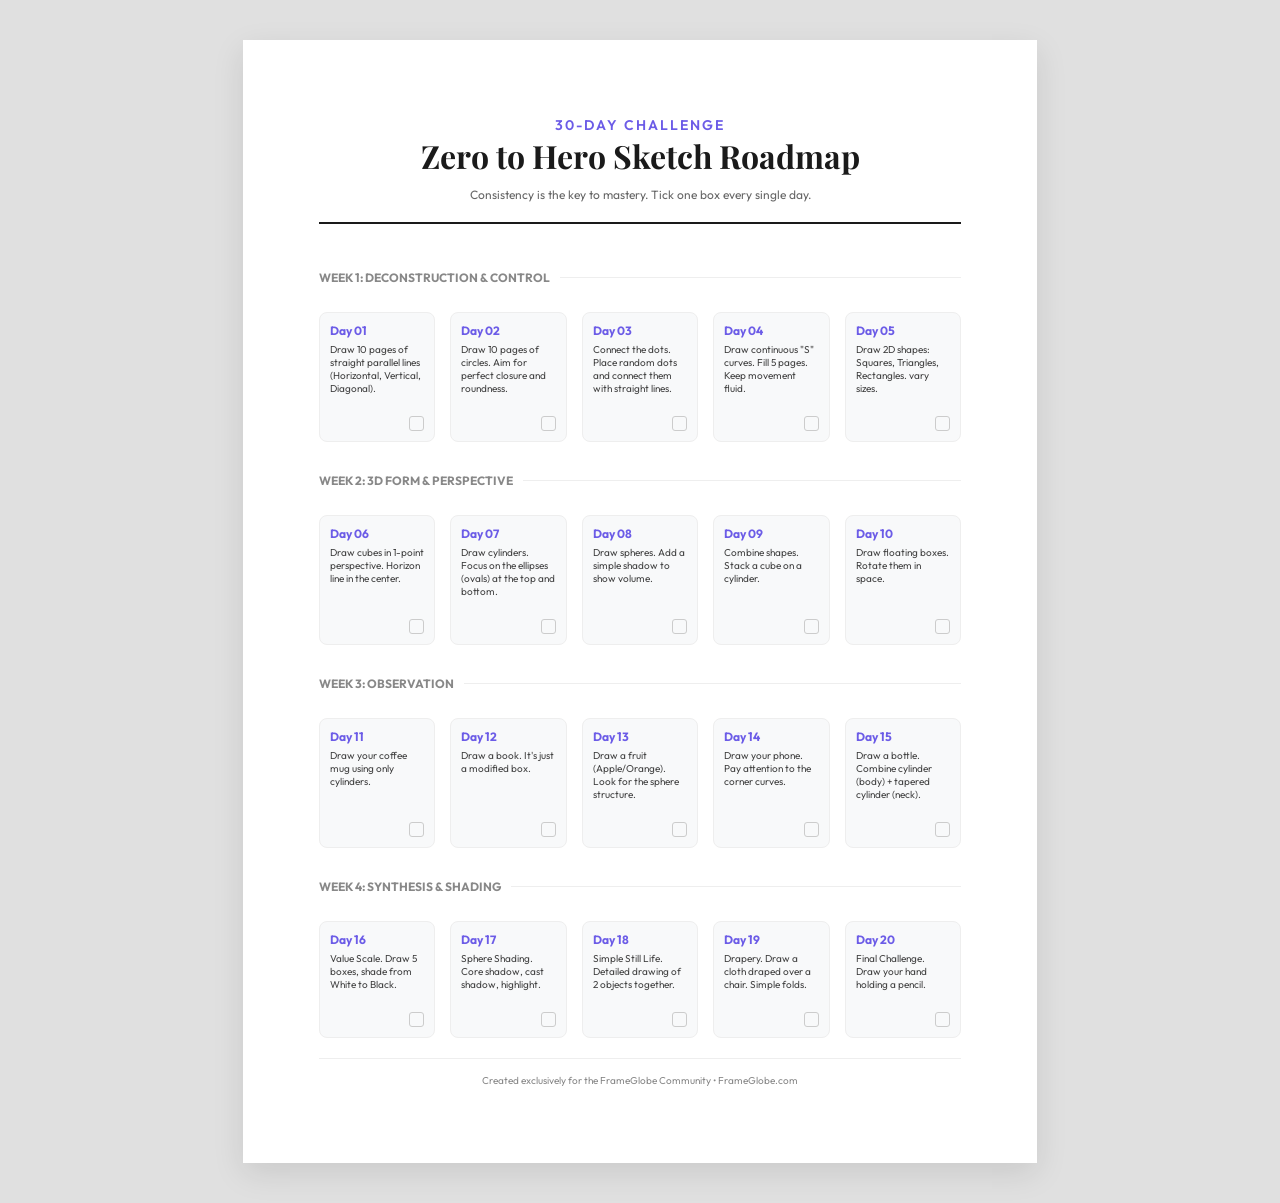
<file: bonus-content/roadmap.html>
<!DOCTYPE html>
<html lang="en">

<head>
    <meta charset="UTF-8">
    <meta name="viewport" content="width=device-width, initial-scale=1.0">
    <title>30-Day Zero to Hero Sketch Roadmap</title>
    <style>
        @import url('https://fonts.googleapis.com/css2?family=Outfit:wght@300;400;600;700&family=Playfair+Display:ital,wght@0,600;1,600&display=swap');

        :root {
            --primary: #1a1a1a;
            --accent: #6C5CE7;
            --bg: #ffffff;
            --paper: #f8f9fa;
        }

        * {
            box-sizing: border-box;
            margin: 0;
            padding: 0;
            -webkit-print-color-adjust: exact !important;
            print-color-adjust: exact !important;
        }

        body {
            font-family: 'Outfit', sans-serif;
            background: #e0e0e0;
            /* Grey background for screen view */
            display: flex;
            justify-content: center;
            padding: 40px;
            color: var(--primary);
        }

        .page {
            width: 210mm;
            height: 297mm;
            background: white;
            padding: 20mm;
            box-shadow: 0 10px 30px rgba(0, 0, 0, 0.1);
            position: relative;
            overflow: hidden;
            display: flex;
            flex-direction: column;
        }

        /* Header */
        header {
            text-align: center;
            margin-bottom: 30px;
            border-bottom: 2px solid var(--primary);
            padding-bottom: 20px;
        }

        h1 {
            font-family: 'Playfair Display', serif;
            font-size: 32px;
            margin-bottom: 10px;
            color: var(--primary);
        }

        .subtitle {
            font-size: 14px;
            text-transform: uppercase;
            letter-spacing: 2px;
            color: var(--accent);
            font-weight: 600;
        }

        /* Calendar Grid */
        .calendar {
            display: grid;
            grid-template-columns: repeat(5, 1fr);
            gap: 15px;
            flex-grow: 1;
        }

        .day-card {
            border: 1px solid #eee;
            border-radius: 8px;
            padding: 10px;
            background: var(--paper);
            display: flex;
            flex-direction: column;
            justify-content: space-between;
            position: relative;
        }

        .week-label {
            grid-column: 1 / -1;
            font-size: 12px;
            font-weight: 700;
            text-transform: uppercase;
            color: #888;
            margin-top: 10px;
            margin-bottom: 5px;
            display: flex;
            align-items: center;
            gap: 10px;
        }

        .week-label::after {
            content: '';
            flex-grow: 1;
            height: 1px;
            background: #eee;
        }

        .day-number {
            font-size: 12px;
            font-weight: 700;
            color: var(--accent);
            margin-bottom: 5px;
        }

        .task {
            font-size: 10px;
            line-height: 1.3;
            color: #444;
            flex-grow: 1;
        }

        .checkbox {
            width: 15px;
            height: 15px;
            border: 1px solid #ccc;
            border-radius: 3px;
            margin-top: 8px;
            align-self: flex-end;
            cursor: pointer;
        }

        /* Footer */
        footer {
            margin-top: 20px;
            text-align: center;
            font-size: 10px;
            color: #888;
            border-top: 1px solid #eee;
            padding-top: 15px;
        }

        /* Print Settings */
        @media print {
            body {
                background: none;
                padding: 0;
            }

            .page {
                box-shadow: none;
                width: 100%;
                height: 100%;
                padding: 15mm;
                /* Slightly less padding for print safety */
            }
        }
    </style>
</head>

<body>

    <div class="page">
        <header>
            <div class="subtitle">30-Day Challenge</div>
            <h1>Zero to Hero Sketch Roadmap</h1>
            <p style="font-size: 12px; color: #666;">Consistency is the key to mastery. Tick one box every single day.
            </p>
        </header>

        <div class="calendar">

            <!-- WEEK 1 -->
            <div class="week-label">Week 1: Deconstruction & Control</div>

            <div class="day-card">
                <div class="day-number">Day 01</div>
                <div class="task">Draw 10 pages of straight parallel lines (Horizontal, Vertical, Diagonal).</div>
                <div class="checkbox"></div>
            </div>
            <div class="day-card">
                <div class="day-number">Day 02</div>
                <div class="task">Draw 10 pages of circles. Aim for perfect closure and roundness.</div>
                <div class="checkbox"></div>
            </div>
            <div class="day-card">
                <div class="day-number">Day 03</div>
                <div class="task">Connect the dots. Place random dots and connect them with straight lines.</div>
                <div class="checkbox"></div>
            </div>
            <div class="day-card">
                <div class="day-number">Day 04</div>
                <div class="task">Draw continuous "S" curves. Fill 5 pages. Keep movement fluid.</div>
                <div class="checkbox"></div>
            </div>
            <div class="day-card">
                <div class="day-number">Day 05</div>
                <div class="task">Draw 2D shapes: Squares, Triangles, Rectangles. vary sizes.</div>
                <div class="checkbox"></div>
            </div>

            <!-- WEEK 2 -->
            <div class="week-label">Week 2: 3D Form & Perspective</div>

            <div class="day-card">
                <div class="day-number">Day 06</div>
                <div class="task">Draw cubes in 1-point perspective. Horizon line in the center.</div>
                <div class="checkbox"></div>
            </div>
            <div class="day-card">
                <div class="day-number">Day 07</div>
                <div class="task">Draw cylinders. Focus on the ellipses (ovals) at the top and bottom.</div>
                <div class="checkbox"></div>
            </div>
            <div class="day-card">
                <div class="day-number">Day 08</div>
                <div class="task">Draw spheres. Add a simple shadow to show volume.</div>
                <div class="checkbox"></div>
            </div>
            <div class="day-card">
                <div class="day-number">Day 09</div>
                <div class="task">Combine shapes. Stack a cube on a cylinder.</div>
                <div class="checkbox"></div>
            </div>
            <div class="day-card">
                <div class="day-number">Day 10</div>
                <div class="task">Draw floating boxes. Rotate them in space.</div>
                <div class="checkbox"></div>
            </div>

            <!-- WEEK 3 -->
            <div class="week-label">Week 3: Observation</div>

            <div class="day-card">
                <div class="day-number">Day 11</div>
                <div class="task">Draw your coffee mug using only cylinders.</div>
                <div class="checkbox"></div>
            </div>
            <div class="day-card">
                <div class="day-number">Day 12</div>
                <div class="task">Draw a book. It's just a modified box.</div>
                <div class="checkbox"></div>
            </div>
            <div class="day-card">
                <div class="day-number">Day 13</div>
                <div class="task">Draw a fruit (Apple/Orange). Look for the sphere structure.</div>
                <div class="checkbox"></div>
            </div>
            <div class="day-card">
                <div class="day-number">Day 14</div>
                <div class="task">Draw your phone. Pay attention to the corner curves.</div>
                <div class="checkbox"></div>
            </div>
            <div class="day-card">
                <div class="day-number">Day 15</div>
                <div class="task">Draw a bottle. Combine cylinder (body) + tapered cylinder (neck).</div>
                <div class="checkbox"></div>
            </div>

            <!-- WEEK 4 -->
            <div class="week-label">Week 4: Synthesis & Shading</div>

            <div class="day-card">
                <div class="day-number">Day 16</div>
                <div class="task">Value Scale. Draw 5 boxes, shade from White to Black.</div>
                <div class="checkbox"></div>
            </div>
            <div class="day-card">
                <div class="day-number">Day 17</div>
                <div class="task">Sphere Shading. Core shadow, cast shadow, highlight.</div>
                <div class="checkbox"></div>
            </div>
            <div class="day-card">
                <div class="day-number">Day 18</div>
                <div class="task">Simple Still Life. Detailed drawing of 2 objects together.</div>
                <div class="checkbox"></div>
            </div>
            <div class="day-card">
                <div class="day-number">Day 19</div>
                <div class="task">Drapery. Draw a cloth draped over a chair. Simple folds.</div>
                <div class="checkbox"></div>
            </div>
            <div class="day-card">
                <div class="day-number">Day 20</div>
                <div class="task">Final Challenge. Draw your hand holding a pencil.</div>
                <div class="checkbox"></div>
            </div>

        </div>

        <footer>
            <p>Created exclusively for the FrameGlobe Community • FrameGlobe.com</p>
        </footer>
    </div>

</body>

</html>
</file>
<file: styles.css>
/* ============================================
   RESET & BASE STYLES
   ============================================ */
* {
    margin: 0;
    padding: 0;
    box-sizing: border-box;
}

:root {
    /* Color Palette */
    --color-primary: #6366f1;
    --color-primary-dark: #4f46e5;
    --color-primary-light: #818cf8;
    --color-secondary: #ec4899;
    --color-success: #10b981;
    --color-warning: #f59e0b;

    /* Gradients */
    --gradient-primary: linear-gradient(135deg, #667eea 0%, #764ba2 100%);
    --gradient-secondary: linear-gradient(135deg, #f093fb 0%, #f5576c 100%);
    --gradient-success: linear-gradient(135deg, #4ade80 0%, #22c55e 100%);

    /* Neutral Colors */
    --color-bg: #0f172a;
    --color-bg-secondary: #1e293b;
    --color-text: #f1f5f9;
    --color-text-secondary: #cbd5e1;
    --color-border: rgba(255, 255, 255, 0.1);

    /* Spacing */
    --spacing-xs: 0.5rem;
    --spacing-sm: 1rem;
    --spacing-md: 1.5rem;
    --spacing-lg: 2rem;
    --spacing-xl: 3rem;

    /* Border Radius */
    --radius-sm: 0.5rem;
    --radius-md: 1rem;
    --radius-lg: 1.5rem;

    /* Shadows */
    --shadow-sm: 0 2px 8px rgba(0, 0, 0, 0.1);
    --shadow-md: 0 4px 16px rgba(0, 0, 0, 0.2);
    --shadow-lg: 0 8px 32px rgba(0, 0, 0, 0.3);
    --shadow-glow: 0 0 40px rgba(99, 102, 241, 0.3);

    /* Transitions */
    --transition-fast: 0.2s ease;
    --transition-normal: 0.3s ease;
    --transition-slow: 0.5s ease;
}

body {
    font-family: 'Inter', -apple-system, BlinkMacSystemFont, 'Segoe UI', sans-serif;
    background: var(--color-bg);
    color: var(--color-text);
    line-height: 1.6;
    min-height: 100vh;
    overflow-x: hidden;
}

/* ============================================
   BACKGROUND EFFECTS
   ============================================ */
.bg-gradient {
    position: fixed;
    top: -50%;
    left: -50%;
    width: 200%;
    height: 200%;
    background: radial-gradient(circle at 30% 50%, rgba(99, 102, 241, 0.15) 0%, transparent 50%),
        radial-gradient(circle at 70% 50%, rgba(236, 72, 153, 0.15) 0%, transparent 50%);
    animation: rotateGradient 20s linear infinite;
    pointer-events: none;
    z-index: -1;
}

@keyframes rotateGradient {
    0% {
        transform: rotate(0deg);
    }

    100% {
        transform: rotate(360deg);
    }
}

.bg-pattern {
    position: fixed;
    top: 0;
    left: 0;
    width: 100%;
    height: 100%;
    background-image:
        linear-gradient(rgba(255, 255, 255, 0.03) 1px, transparent 1px),
        linear-gradient(90deg, rgba(255, 255, 255, 0.03) 1px, transparent 1px);
    background-size: 50px 50px;
    pointer-events: none;
    z-index: -1;
}

/* ============================================
   CONTAINER & LAYOUT
   ============================================ */
.container {
    max-width: 600px;
    margin: 0 auto;
    padding: var(--spacing-lg);
    position: relative;
    z-index: 1;
}

/* ============================================
   HERO SECTION
   ============================================ */
.hero {
    text-align: center;
    margin-bottom: var(--spacing-xl);
    animation: fadeInUp 0.6s ease;
}

.logo-badge {
    font-size: 4rem;
    margin-bottom: var(--spacing-md);
    animation: float 3s ease-in-out infinite;
}

@keyframes float {

    0%,
    100% {
        transform: translateY(0);
    }

    50% {
        transform: translateY(-10px);
    }
}

/* Form Footer & Login Link */
.form-footer {
    margin-top: 20px;
    text-align: center;
    font-size: 0.9rem;
    color: var(--color-text-secondary);
    /* Adjusted to use existing variable */
}

.login-link {
    color: var(--color-primary);
    /* Adjusted to use existing variable */
    text-decoration: none;
    font-weight: 600;
    transition: all var(--transition-normal);
    /* Adjusted to use existing variable */
}

.login-link:hover {
    color: var(--color-primary-light);
    /* Adjusted to use existing variable */
    text-decoration: underline;
}

/* Error Messages */
.error-message {
    background: rgba(239, 68, 68, 0.1);
    border: 1px solid rgba(239, 68, 68, 0.2);
    color: #ef4444;
    padding: 12px;
    border-radius: 8px;
    margin-bottom: 20px;
    font-size: 0.9rem;
    text-align: center;
}

.hidden {
    display: none !important;
}

/* Page Animations */
@keyframes fadeIn {
    from {
        opacity: 0;
        transform: translateY(10px);
    }

    to {
        opacity: 1;
        transform: translateY(0);
    }
}

.form-card,
.download-card {
    animation: fadeIn 0.6s ease-out forwards;
}

.hero-title {
    font-size: 2.5rem;
    font-weight: 700;
    margin-bottom: var(--spacing-sm);
    background: var(--gradient-primary);
    -webkit-background-clip: text;
    -webkit-text-fill-color: transparent;
    background-clip: text;
}

.hero-subtitle {
    font-size: 1.125rem;
    color: var(--color-text-secondary);
    max-width: 500px;
    margin: 0 auto;
}

/* ============================================
   FORM SECTIONS
   ============================================ */
.form-section,
.download-section,
.waitlist-section,
.existing-interest-section {
    animation: fadeInUp 0.6s ease 0.2s backwards;
}

.form-card,
.download-card,
.waitlist-card,
.existing-card,
.info-card {
    background: rgba(30, 41, 59, 0.8);
    backdrop-filter: blur(20px);
    border: 1px solid var(--color-border);
    border-radius: var(--radius-lg);
    padding: var(--spacing-xl);
    box-shadow: var(--shadow-lg);
    transition: transform var(--transition-normal), box-shadow var(--transition-normal);
}

.form-card:hover,
.waitlist-card:hover {
    transform: translateY(-4px);
    box-shadow: var(--shadow-lg), var(--shadow-glow);
}

.form-header,
.waitlist-header {
    text-align: center;
    margin-bottom: var(--spacing-lg);
}

.form-header h2,
.waitlist-header h2 {
    font-size: 1.75rem;
    font-weight: 600;
    margin-bottom: var(--spacing-xs);
}

.form-header p,
.waitlist-header p {
    color: var(--color-text-secondary);
    font-size: 0.95rem;
}

/* ============================================
   FORM ELEMENTS
   ============================================ */
.form-group {
    margin-bottom: var(--spacing-md);
}

label {
    display: flex;
    align-items: center;
    gap: 0.25rem;
    margin-bottom: var(--spacing-xs);
    font-weight: 500;
    font-size: 0.95rem;
}

.required {
    color: var(--color-secondary);
}

input,
select {
    width: 100%;
    padding: 0.875rem 1rem;
    background: rgba(15, 23, 42, 0.6);
    border: 2px solid var(--color-border);
    border-radius: var(--radius-sm);
    color: var(--color-text);
    font-size: 1rem;
    font-family: inherit;
    transition: all var(--transition-fast);
}

input:focus,
select:focus {
    outline: none;
    border-color: var(--color-primary);
    box-shadow: 0 0 0 3px rgba(99, 102, 241, 0.2);
}

input::placeholder {
    color: var(--color-text-secondary);
    opacity: 0.6;
}

select {
    cursor: pointer;
}

/* ============================================
   BUTTONS
   ============================================ */
.submit-btn,
.download-btn,
.backup-btn,
.secondary-btn {
    width: 100%;
    padding: 1rem 2rem;
    background: var(--gradient-primary);
    border: none;
    border-radius: var(--radius-md);
    color: white;
    font-size: 1.125rem;
    font-weight: 600;
    cursor: pointer;
    display: flex;
    align-items: center;
    justify-content: center;
    gap: 0.5rem;
    transition: all var(--transition-normal);
    position: relative;
    overflow: hidden;
}

.submit-btn::before,
.download-btn::before {
    content: '';
    position: absolute;
    top: 50%;
    left: 50%;
    width: 0;
    height: 0;
    border-radius: 50%;
    background: rgba(255, 255, 255, 0.2);
    transform: translate(-50%, -50%);
    transition: width 0.6s, height 0.6s;
}

.submit-btn:hover::before,
.download-btn:hover::before {
    width: 300px;
    height: 300px;
}

.submit-btn:hover,
.download-btn:hover {
    transform: translateY(-2px);
    box-shadow: 0 8px 24px rgba(99, 102, 241, 0.4);
}

.submit-btn:active,
.download-btn:active {
    transform: translateY(0);
}

.secondary-btn {
    background: rgba(99, 102, 241, 0.2);
    border: 2px solid var(--color-primary);
}

.secondary-btn:hover {
    background: rgba(99, 102, 241, 0.3);
}

.btn-icon {
    font-size: 1.25rem;
    transition: transform var(--transition-fast);
}

.submit-btn:hover .btn-icon,
.download-btn:hover .btn-icon {
    transform: translateX(4px);
}

/* ============================================
   PRIVACY & CONSENT
   ============================================ */
.privacy-notice {
    display: flex;
    gap: 0.75rem;
    margin: var(--spacing-md) 0;
    padding: var(--spacing-sm);
    background: rgba(99, 102, 241, 0.1);
    border-radius: var(--radius-sm);
    border-left: 3px solid var(--color-primary);
}

.privacy-notice input[type="checkbox"] {
    width: auto;
    margin-top: 0.25rem;
    cursor: pointer;
}

.privacy-notice label {
    font-size: 0.875rem;
    color: var(--color-text-secondary);
    margin: 0;
    cursor: pointer;
}

/* ============================================
   LOADING OVERLAY & SPINNERS
   ============================================ */
.loading-overlay {
    position: fixed;
    top: 0;
    left: 0;
    width: 100%;
    height: 100%;
    background: var(--color-bg);
    display: flex;
    flex-direction: column;
    align-items: center;
    justify-content: center;
    z-index: 9999;
    transition: opacity 0.5s ease, visibility 0.5s;
}

.loading-overlay.fade-out {
    opacity: 0;
    visibility: hidden;
}

.loader-logo {
    font-size: 3rem;
    margin-bottom: 20px;
    animation: float 2s ease-in-out infinite;
}

.spinner-large {
    width: 60px;
    height: 60px;
    border: 4px solid rgba(99, 102, 241, 0.1);
    border-top: 4px solid var(--color-primary);
    border-radius: 50%;
    animation: spin 1s linear infinite;
}

.loading-overlay p {
    margin-top: 15px;
    color: var(--color-text-secondary);
    font-weight: 500;
    letter-spacing: 0.5px;
}

@keyframes spin {
    to {
        transform: rotate(360deg);
    }
}


/* ============================================
   SUCCESS STATES
   ============================================ */
.success-checkmark {
    width: 80px;
    height: 80px;
    margin: 0 auto var(--spacing-md);
}

.success-checkmark svg {
    width: 100%;
    height: 100%;
}

.success-checkmark circle {
    stroke: var(--color-success);
    stroke-width: 2;
    stroke-dasharray: 166;
    stroke-dashoffset: 166;
    animation: stroke 0.6s cubic-bezier(0.65, 0, 0.45, 1) forwards;
}

.success-checkmark path {
    stroke: var(--color-success);
    stroke-width: 3;
    stroke-dasharray: 48;
    stroke-dashoffset: 48;
    animation: stroke 0.3s cubic-bezier(0.65, 0, 0.45, 1) 0.6s forwards;
}

@keyframes stroke {
    100% {
        stroke-dashoffset: 0;
    }
}

.confirmation-header {
    text-align: center;
    margin-bottom: var(--spacing-xl);
}

.confirmation-title {
    font-size: 2rem;
    font-weight: 700;
    margin-bottom: var(--spacing-xs);
}

.confirmation-subtitle {
    color: var(--color-text-secondary);
}

/* ============================================
   COUNTER DISPLAY
   ============================================ */
.counter-display {
    text-align: center;
    margin: var(--spacing-lg) 0;
}

.counter-badge {
    display: inline-flex;
    flex-direction: column;
    align-items: center;
    padding: var(--spacing-md) var(--spacing-lg);
    background: var(--gradient-primary);
    border-radius: var(--radius-lg);
    box-shadow: var(--shadow-md);
}

.counter-number {
    font-size: 3rem;
    font-weight: 700;
    line-height: 1;
    margin-bottom: 0.25rem;
}

.counter-label {
    font-size: 0.95rem;
    opacity: 0.9;
}

/* ============================================
   EXISTING INTEREST SECTION
   ============================================ */
.badge-success {
    font-size: 4rem;
    text-align: center;
    margin-bottom: var(--spacing-md);
}

.existing-card h2 {
    text-align: center;
    font-size: 1.75rem;
    margin-bottom: var(--spacing-sm);
}

.existing-subtitle {
    text-align: center;
    color: var(--color-text-secondary);
    margin-bottom: var(--spacing-lg);
}

.current-selection {
    background: rgba(16, 185, 129, 0.1);
    border: 2px solid rgba(16, 185, 129, 0.3);
    border-radius: var(--radius-md);
    padding: var(--spacing-md);
    margin-bottom: var(--spacing-lg);
}

.current-selection h3 {
    font-size: 1.125rem;
    margin-bottom: var(--spacing-sm);
    color: var(--color-success);
}

.preference-display {
    display: flex;
    flex-direction: column;
    gap: var(--spacing-sm);
}

.preference-item {
    display: flex;
    justify-content: space-between;
    align-items: center;
    padding: var(--spacing-xs) 0;
}

.preference-label {
    font-weight: 600;
    color: var(--color-text-secondary);
}

.preference-value {
    font-weight: 600;
    color: var(--color-text);
}

/* ============================================
   UTILITY CLASSES
   ============================================ */
.hidden {
    display: none !important;
}

.success-message {
    text-align: center;
    padding: var(--spacing-lg);
    background: rgba(16, 185, 129, 0.1);
    border-radius: var(--radius-md);
    margin-top: var(--spacing-md);
}

.success-icon {
    font-size: 3rem;
    margin-bottom: var(--spacing-sm);
}

.success-message h3 {
    font-size: 1.5rem;
    margin-bottom: var(--spacing-xs);
    color: var(--color-success);
}

/* ============================================
   FOOTER
   ============================================ */
.footer {
    text-align: center;
    margin-top: var(--spacing-xl);
    padding: var(--spacing-lg) 0;
    color: var(--color-text-secondary);
    font-size: 0.875rem;
}

/* ============================================
   ANIMATIONS
   ============================================ */
@keyframes fadeInUp {
    from {
        opacity: 0;
        transform: translateY(30px);
    }

    to {
        opacity: 1;
        transform: translateY(0);
    }
}

/* ============================================
   VIP EARLY BIRD OFFER (TRIPWIRE)
   ============================================ */
.early-bird-section {
    margin-bottom: var(--spacing-lg);
    animation: fadeInUp 0.6s ease 0.1s backwards;
}

.offer-card {
    background: linear-gradient(145deg, rgba(30, 41, 59, 0.9), rgba(15, 23, 42, 0.95));
    border: 2px solid #ffd700;
    /* Gold Border */
    border-radius: var(--radius-lg);
    padding: var(--spacing-xl);
    box-shadow: 0 0 30px rgba(255, 215, 0, 0.15);
    position: relative;
    overflow: hidden;
    text-align: center;
}

.offer-ribbon {
    position: absolute;
    top: 20px;
    right: -35px;
    background: #ffd700;
    color: #000;
    width: 150px;
    text-align: center;
    font-weight: 800;
    font-size: 0.75rem;
    padding: 5px 0;
    transform: rotate(45deg);
    box-shadow: 0 2px 5px rgba(0, 0, 0, 0.2);
    z-index: 10;
}

.offer-header h2 {
    font-size: 1.8rem;
    background: linear-gradient(to right, #fff, #ffd700);
    -webkit-background-clip: text;
    -webkit-text-fill-color: transparent;
    background-clip: text;
    margin-bottom: var(--spacing-xs);
}

.offer-sub {
    color: var(--color-text-secondary);
    font-size: 0.95rem;
    max-width: 400px;
    margin: 0 auto var(--spacing-lg);
}

/* Bonus Stack */
.bonus-stack {
    display: flex;
    flex-direction: column;
    gap: var(--spacing-sm);
    margin-bottom: var(--spacing-lg);
    text-align: left;
}

.bonus-item {
    display: flex;
    align-items: center;
    gap: 15px;
    background: rgba(255, 255, 255, 0.05);
    padding: 12px 15px;
    border-radius: var(--radius-md);
    border: 1px solid rgba(255, 255, 255, 0.05);
}

.bonus-icon {
    font-size: 1.5rem;
}

.bonus-details h3 {
    font-size: 0.95rem;
    color: #fff;
    margin-bottom: 2px;
}

.bonus-details p {
    font-size: 0.8rem;
    color: #aaa;
    line-height: 1.2;
}

.value-tag {
    display: block;
    font-size: 0.7rem;
    color: #ffd700;
    text-transform: uppercase;
    font-weight: 700;
    margin-top: 2px;
}

/* Price Breakdown */
.price-breakdown {
    background: rgba(0, 0, 0, 0.3);
    border-radius: var(--radius-md);
    padding: 15px;
    margin-bottom: var(--spacing-lg);
    display: flex;
    justify-content: space-around;
    align-items: center;
}

.total-value {
    color: #aaa;
    font-size: 0.9rem;
}

.strike {
    text-decoration: line-through;
    color: #ef4444;
    /* Red strike */
}

.final-price {
    color: #fff;
    font-size: 1.2rem;
    font-weight: 700;
}

.highlight {
    color: #ffd700;
    font-size: 1.5rem;
}

/* VIP Button */
.vip-btn {
    display: flex;
    flex-direction: column;
    align-items: center;
    justify-content: center;
    width: 100%;
    background: linear-gradient(to right, #f59e0b, #ffd700);
    color: #000;
    text-decoration: none;
    padding: 15px;
    border-radius: var(--radius-md);
    font-weight: 800;
    margin-bottom: 15px;
    transition: transform 0.2s;
    box-shadow: 0 5px 20px rgba(245, 158, 11, 0.3);
}

.vip-btn:hover {
    transform: translateY(-3px);
    box-shadow: 0 10px 30px rgba(245, 158, 11, 0.5);
}

.btn-text {
    font-size: 1.2rem;
    text-transform: uppercase;
    letter-spacing: 0.5px;
}

.btn-sub {
    font-size: 0.8rem;
    opacity: 0.8;
    font-weight: 600;
}

.pulse-animation {
    animation: pulse-yellow 2s infinite;
}

@keyframes pulse-yellow {
    0% {
        box-shadow: 0 0 0 0 rgba(255, 215, 0, 0.7);
    }

    70% {
        box-shadow: 0 0 0 10px rgba(255, 215, 0, 0);
    }

    100% {
        box-shadow: 0 0 0 0 rgba(255, 215, 0, 0);
    }
}

.guarantee-text {
    font-size: 0.75rem;
    color: #666;
    margin-top: 10px;
}

.divider-text {
    text-align: center;
    color: #666;
    font-weight: 700;
    margin: 20px 0;
    font-size: 0.9rem;
    letter-spacing: 1px;
    position: relative;
}

.divider-text::before,
.divider-text::after {
    content: "";
    position: absolute;
    top: 50%;
    width: 40%;
    height: 1px;
    background: rgba(255, 255, 255, 0.1);
}

.divider-text::before {
    left: 0;
}

.divider-text::after {
    right: 0;
}

.simple-card {
    background: rgba(30, 41, 59, 0.4);
    /* Less prominent bg */
    border: 1px dashed rgba(255, 255, 255, 0.1);
}

/* ============================================
   MOBILE RESPONSIVENESS
   ============================================ */
@media (max-width: 768px) {
    :root {
        --spacing-xl: 1.5rem;
        --spacing-lg: 1rem;
    }

    .container,
    .admin-container {
        padding: 10px;
        width: 100%;
        max-width: 100%;
    }

    .hero-title {
        font-size: 1.75rem;
    }

    .form-card,
    .download-card,
    .waitlist-card,
    .admin-card {
        padding: 1.25rem;
        border-radius: var(--radius-md);
    }

    /* Admin Tabs Scrollable */
    .admin-tabs {
        display: flex;
        overflow-x: auto;
        white-space: nowrap;
        gap: 8px;
        padding-bottom: 10px;
        margin-bottom: 15px;
        border-bottom: 1px solid var(--color-border);
        -webkit-overflow-scrolling: touch;
        scrollbar-width: none;
        /* Hide scrollbar Firefox */
    }

    .admin-tabs::-webkit-scrollbar {
        display: none;
        /* Hide scrollbar Chrome/Safari */
    }

    .tab-btn {
        flex: 0 0 auto;
        padding: 8px 16px;
        font-size: 0.85rem;
    }

    /* Stats Grid */
    .stats-grid {
        grid-template-columns: 1fr;
        gap: 10px;
    }

    /* Card-View for Tables */
    .resource-table {
        border: none;
    }

    .resource-table thead {
        display: none;
    }

    .resource-table tbody,
    .resource-table tr,
    .resource-table td {
        display: block;
        width: 100%;
    }

    .resource-table tr {
        background: rgba(255, 255, 255, 0.03);
        border: 1px solid var(--color-border);
        border-radius: 12px;
        margin-bottom: 15px;
        padding: 15px;
    }

    .resource-table td {
        border-bottom: 1px solid rgba(255, 255, 255, 0.05);
        padding: 12px 0;
        text-align: right;
        display: flex;
        justify-content: space-between;
        align-items: center;
        font-size: 0.9rem;
    }

    .resource-table td:last-child {
        border-bottom: none;
        flex-direction: column;
        gap: 10px;
        padding-top: 15px;
    }

    .resource-table td::before {
        content: attr(data-label);
        font-weight: 700;
        color: var(--color-primary);
        font-size: 0.75rem;
        text-transform: uppercase;
    }

    .action-btns {
        width: 100%;
        gap: 8px;
    }

    .btn-small {
        flex: 1;
        justify-content: center;
        padding: 12px;
    }

    /* Form Adjustments */
    .form-group label {
        font-size: 0.9rem;
    }

    input,
    select {
        padding: 12px;
        font-size: 16px;
        /* Prevent iOS zoom */
    }

    .submit-btn,
    .download-btn,
    .vip-btn {
        padding: 1.125rem;
        border-radius: 12px;
    }

    .modal-content {
        width: 95%;
        padding: 20px;
    }
}

@media (max-width: 480px) {
    .hero-title {
        font-size: 1.5rem;
    }

    .logo-badge {
        font-size: 2.5rem;
    }
}

/* ============================================
   VALIDATION & DYNAMIC INPUTS
   ============================================ */
.error-msg {
    color: #ef4444;
    font-size: 0.8rem;
    margin-top: 4px;
    display: block;
    min-height: 1.2rem;
}

.hidden {
    display: none !important;
}

.mt-2 {
    margin-top: 8px;
}

input.error, select.error {
    border-color: #ef4444 !important;
}
</file>
